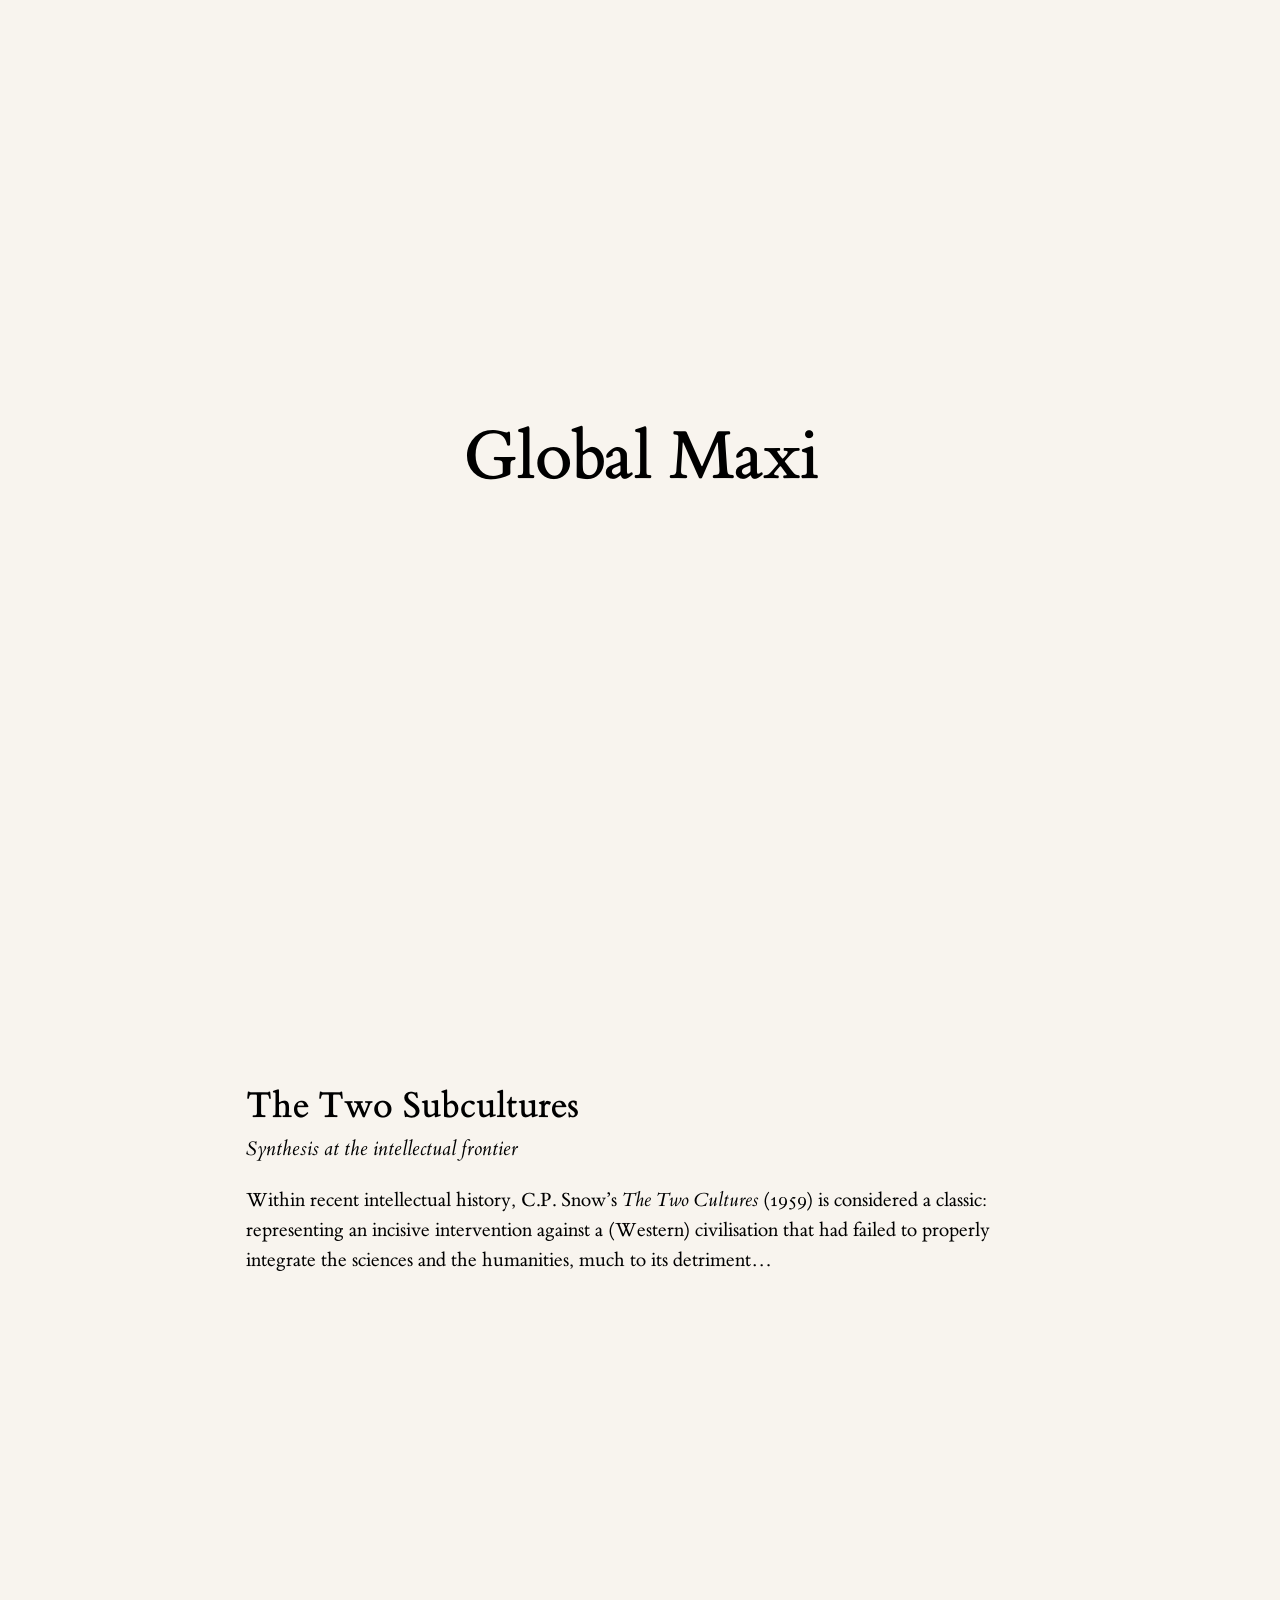
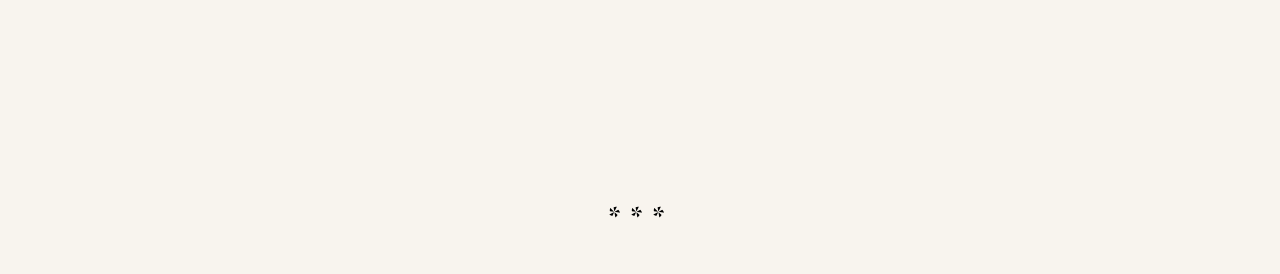
<file: index.html>
<!DOCTYPE html>
<html lang="en">
<head>
  <meta charset="UTF-8">
  <meta name="viewport" content="width=device-width, initial-scale=1.0">
  <link id="favicon-ico" rel="icon" href="favicon/favicon-light.ico" sizes="any">
  <link id="favicon-32" rel="icon" type="image/png" sizes="32x32" href="favicon/favicon-32-light.png">
  <link id="favicon-192" rel="icon" type="image/png" sizes="192x192" href="favicon/favicon-192-light.png">
  <link id="favicon-apple" rel="apple-touch-icon" href="favicon/apple-touch-icon-light.png">
  <script>
    (function () {
      try {
        if ('scrollRestoration' in history) {
          history.scrollRestoration = 'manual';
        }
        window.scrollTo(0, 0);
      } catch (e) {}
      try {
        var t = localStorage.getItem('theme');
        if (t === 'dark') {
          document.documentElement.setAttribute('data-theme', t);
          var suffix = 'dark';
          document.getElementById('favicon-ico').href = 'favicon/favicon-' + suffix + '.ico';
          document.getElementById('favicon-32').href = 'favicon/favicon-32-' + suffix + '.png';
          document.getElementById('favicon-192').href = 'favicon/favicon-192-' + suffix + '.png';
          document.getElementById('favicon-apple').href = 'favicon/apple-touch-icon-' + suffix + '.png';
        }
      } catch (e) {}
    })();
  </script>
  <title>Library — Global Maxima</title>
  <link rel="preconnect" href="https://fonts.googleapis.com">
  <link rel="preconnect" href="https://fonts.gstatic.com" crossorigin>
  <link href="https://fonts.googleapis.com/css2?family=Cormorant+Garamond:wght@700&display=swap" rel="stylesheet" media="print" onload="this.media='all'">
  <noscript><link href="https://fonts.googleapis.com/css2?family=Cormorant+Garamond:wght@700&display=swap" rel="stylesheet"></noscript>
  <style>
    @font-face {
      font-family: 'ET Bembo';
      src: url('fonts/ETBembo-RomanOSF.woff2') format('woff2');
      font-weight: 400;
      font-style: normal;
      font-display: swap;
    }

    @font-face {
      font-family: 'ET Bembo';
      src: url('fonts/ETBembo-SemiBoldOSF.woff2') format('woff2');
      font-weight: 600;
      font-style: normal;
      font-display: swap;
    }

    @font-face {
      font-family: 'ET Bembo';
      src: url('fonts/ETBembo-DisplayItalic.woff2') format('woff2');
      font-weight: 400;
      font-style: italic;
      font-display: swap;
    }

    :root {
      --canvas-bg: #f8f4ee;
      --canvas-ink: #000000;
      --canvas-accent: #000000;
      --canvas-track-tint: rgba(0, 0, 0, 0.08);
      --selection-bg: rgba(186, 220, 240, 0.45);
      --rule: #e4ddd3;
      --edge-margin: 40px;
      --serif: 'ET Bembo', Bembo, 'Times New Roman', Georgia, serif;
    }

    html[data-theme="sepia"] {
      --canvas-bg: #f8f4ee;
      --canvas-ink: #000000;
      --canvas-accent: #8a6d42;
      --canvas-track-tint: rgba(0, 0, 0, 0.08);
      --selection-bg: rgba(214, 196, 160, 0.4);
      --rule: #e4ddd3;
    }

    html[data-theme="midnight"] {
      --canvas-bg: #000000;
      --canvas-ink: #ffffff;
      --canvas-accent: #9fb0d9;
      --canvas-track-tint: rgba(255, 255, 255, 0.15);
      --selection-bg: rgba(180, 205, 235, 0.35);
      --rule: #232c4c;
    }

    html[data-theme="dark"] {
      --canvas-bg: #000000;
      --canvas-ink: #ffffff;
      --canvas-accent: #ffffff;
      --canvas-track-tint: rgba(255, 255, 255, 0.15);
      --selection-bg: rgba(180, 205, 235, 0.35);
      --rule: #232c4c;
    }

    * {
      box-sizing: border-box;
    }

    ::selection {
      background: var(--selection-bg);
      color: var(--canvas-ink);
    }

    ::-moz-selection {
      background: var(--selection-bg);
      color: var(--canvas-ink);
    }

    .click-ripple {
      position: fixed;
      left: 0;
      top: 0;
      width: 16px;
      height: 16px;
      margin-left: -8px;
      margin-top: -8px;
      border-radius: 50%;
      border: 1.5px solid currentColor;
      pointer-events: none;
      z-index: 9999;
      opacity: 0.55;
      transform: scale(0.3);
      animation: click-ripple-anim 0.4s ease-out forwards;
    }

    @keyframes click-ripple-anim {
      to {
        transform: scale(4);
        opacity: 0;
      }
    }

    html {
      background: var(--canvas-bg);
      scroll-behavior: smooth;
      scrollbar-width: none;
    }

    html::-webkit-scrollbar {
      display: none;
    }

    body {
      position: relative;
      margin: 0;
      min-height: 100vh;
      background: var(--canvas-bg);
      font-family: var(--serif);
      color: var(--canvas-ink);
      -webkit-font-smoothing: antialiased;
      opacity: 0;
      transition: background-color 0.25s ease, opacity 0.8s cubic-bezier(0.4, 0, 0.2, 1);
    }

    body.page-visible {
      opacity: 1;
      transition: background-color 0.25s ease, opacity 0.6s cubic-bezier(0.4, 0, 0.2, 1);
    }

    .page {
      display: flex;
      flex-direction: column;
      min-height: 100vh;
      background: var(--canvas-bg);
      transition: background-color 0.25s ease;
    }

    .theme-toggle {
      position: fixed;
      top: 40px;
      right: var(--edge-margin);
      z-index: 50;
      display: flex;
      align-items: center;
      justify-content: center;
      background: none;
      border: none;
      padding: 0;
      cursor: pointer;
      color: var(--canvas-ink);
      opacity: 0;
      transition: opacity 0.9s ease;
    }

    .theme-toggle.visible {
      opacity: 1;
    }

    .theme-toggle:hover {
      color: var(--canvas-accent);
    }

    .theme-toggle svg {
      width: 20px;
      height: 20px;
    }

    .substack-link {
      position: fixed;
      top: 40px;
      right: calc(var(--edge-margin) + 40px);
      z-index: 50;
      display: flex;
      align-items: center;
      justify-content: center;
      height: 20px;
      color: var(--canvas-ink);
      opacity: 0;
      transition: opacity 0.9s ease, color 0.2s ease;
    }

    .substack-link.visible {
      opacity: 1;
    }

    .substack-link:hover {
      color: var(--canvas-accent);
    }

    .substack-link svg {
      width: 16px;
      height: 16px;
    }

    .theme-toggle .icon-moon,
    .theme-toggle .icon-moon-star,
    .theme-toggle .icon-sun-cloud {
      display: none;
    }

    html[data-theme="sepia"] .theme-toggle .icon-sun {
      display: none;
    }

    html[data-theme="sepia"] .theme-toggle .icon-sun-cloud {
      display: block;
    }

    html[data-theme="midnight"] .theme-toggle .icon-sun {
      display: none;
    }

    html[data-theme="midnight"] .theme-toggle .icon-moon-star {
      display: block;
    }

    html[data-theme="dark"] .theme-toggle .icon-sun {
      display: none;
    }

    html[data-theme="dark"] .theme-toggle .icon-moon {
      display: block;
    }

    .scroll-progress-track {
      position: fixed;
      top: 100px;
      right: 0;
      width: 8px;
      height: calc(100vh - 100px);
      border-radius: 0;
      background: var(--canvas-track-tint);
      z-index: 40;
      opacity: 0;
      transition: opacity 0.3s ease;
    }

    .scroll-progress-fill {
      position: fixed;
      top: 100px;
      right: 0;
      width: 8px;
      height: 0px;
      border-radius: 0;
      background: var(--canvas-accent);
      z-index: 41;
      opacity: 0;
      transition: opacity 0.3s ease;
    }

    body.past-frame .scroll-progress-track,
    body.past-frame .scroll-progress-fill {
      opacity: 1;
    }

    .scroll-top-btn {
      position: fixed;
      bottom: 30px;
      right: var(--edge-margin);
      width: 34px;
      height: 34px;
      display: flex;
      align-items: center;
      justify-content: center;
      background: none;
      border: none;
      padding: 0;
      cursor: pointer;
      opacity: 0;
      pointer-events: none;
      transition: opacity 0.3s ease;
      z-index: 42;
      color: var(--canvas-accent);
    }

    .scroll-top-btn.visible {
      opacity: 1;
      pointer-events: auto;
    }

    .scroll-top-btn:hover {
      color: var(--canvas-ink);
    }

    .scroll-top-btn svg {
      width: 18px;
      height: 18px;
    }

    .library-grid {
      max-width: 1120px;
      margin: 0 auto;
      padding: 120px 40px 100px;
      min-height: 100vh;
    }

    .hero {
      min-height: 100vh;
      display: flex;
      align-items: center;
      justify-content: center;
      position: relative;
      padding: 40px var(--edge-margin);
    }

    .brand {
      display: flex;
      flex-direction: column;
      align-items: center;
      text-align: center;
      max-width: 860px;
      width: 100%;
    }

    .site-title {
      font-family: var(--serif);
      font-size: 72px;
      letter-spacing: -0.02em;
      color: var(--canvas-ink);
      text-decoration: none;
      font-weight: 800;
      white-space: nowrap;
      margin-top: 28px;
      margin-bottom: 14px;
    }

    .site-title:hover {
      color: var(--canvas-accent);
    }

    .site-quote,
    .site-description {
      opacity: 0;
      transition: opacity 1.1s ease;
    }

    .site-quote.visible,
    .site-description.visible {
      opacity: 1;
    }

    .site-quote {
      font-family: var(--serif);
      font-style: italic;
      font-size: 26px;
      color: var(--canvas-accent);
    }

    .site-description {
      font-family: var(--serif);
      font-size: 25px;
      line-height: 1.4;
      color: var(--canvas-ink);
      margin: 0;
    }

    .site-credit {
      position: fixed;
      left: var(--edge-margin);
      z-index: 50;
      font-family: var(--serif);
      font-size: 20px;
      color: var(--canvas-ink);
      text-decoration: none;
      border-bottom: 1px solid transparent;
      opacity: 0;
      transition: opacity 0.9s ease;
    }

    .site-credit:hover {
      border-bottom-color: var(--canvas-ink);
    }

    .site-credit-top {
      top: 40px;
    }

    .site-credit-bottom {
      bottom: 30px;
    }

    .site-credit-top.visible {
      opacity: 1;
    }

    body.past-frame .site-credit-top.visible {
      opacity: 0;
    }

    body.past-frame .site-credit-bottom.visible {
      opacity: 1;
    }

    .scroll-down-btn {
      position: absolute;
      bottom: 90px;
      top: auto;
      left: 50%;
      transform: translateX(-50%);
      width: 34px;
      height: 34px;
      display: flex;
      align-items: center;
      justify-content: center;
      background: none;
      border: none;
      padding: 0;
      cursor: pointer;
      color: var(--canvas-accent);
      opacity: 0;
      transition: opacity 0.9s ease;
    }

    .scroll-down-btn.visible {
      opacity: 1;
      animation: scroll-down-bob 1.8s ease-in-out infinite;
    }

    @keyframes scroll-down-bob {
      0%, 100% {
        transform: translateX(-50%) translateY(0);
      }
      50% {
        transform: translateX(-50%) translateY(6px);
      }
    }

    .scroll-down-btn:hover {
      color: var(--canvas-ink);
    }

    .scroll-down-btn svg {
      width: 18px;
      height: 18px;
      transform: rotate(180deg);
    }

    .article-grid {
      display: flex;
      flex-direction: column;
      align-items: center;
    }

    .article-card {
      position: relative;
      display: flex;
      flex-direction: column;
      text-decoration: none;
      color: inherit;
      width: 100%;
      max-width: 860px;
      padding: 64px 16px 64px 36px;
    }

    .article-card::before {
      content: '';
      position: absolute;
      left: 0;
      top: 64px;
      bottom: 64px;
      width: 3px;
      background: var(--canvas-accent);
      opacity: 0;
      transition: opacity 0.2s ease;
    }

    .article-card:hover::before {
      opacity: 1;
    }

    .card-title {
      font-family: var(--serif);
      font-weight: 600;
      font-size: 38px;
      line-height: 1.15;
      color: var(--canvas-ink);
      margin: 0 0 8px;
    }

    .card-subtitle {
      font-family: var(--serif);
      font-style: italic;
      font-size: 21px;
      color: var(--canvas-accent);
      margin: 0 0 24px;
    }

    .card-desc {
      font-family: var(--serif);
      font-size: 20px;
      line-height: 1.5;
      color: var(--canvas-ink);
      margin: 0;
    }

    .dinkus {
      font-family: 'Cormorant Garamond', var(--serif);
      text-align: center;
      font-weight: 700;
      font-size: 28px;
      letter-spacing: 0.25em;
      color: var(--canvas-accent);
      margin: auto 0 0;
      padding: 0 0 40px;
    }

    @media (max-width: 900px) {
      :root {
        --edge-margin: 24px;
      }

      .theme-toggle,
      .substack-link {
        top: 24px;
      }

      .site-credit-top {
        top: 24px;
      }

      .scroll-progress-track,
      .scroll-progress-fill {
        top: 80px;
      }

      .scroll-progress-track {
        height: calc(100vh - 80px);
      }

      .site-title {
        font-size: 54px;
      }

      .site-quote {
        font-size: 21px;
      }

      .site-description {
        font-size: 20px;
      }

      .library-grid {
        padding: 100px 24px 80px;
      }

      .article-card {
        padding: 48px 8px 48px 24px;
      }

      .article-card::before {
        top: 48px;
        bottom: 48px;
      }
    }

    @media (max-width: 480px) {
      .site-title {
        font-size: 46px;
      }

      .site-quote {
        font-size: 19px;
      }
    }
  </style>
</head>
<body>
  <div class="page">
    <a class="substack-link" href="https://globalmaximum.substack.com/" target="_blank" rel="noopener" aria-label="Substack">
      <svg viewBox="0 0 24 24" fill="currentColor" aria-hidden="true">
        <path d="M22.54 8.24H1.46V5.41h21.08v2.83zM1.46 10.81V24L12 18.11 22.54 24V10.81H1.46zM22.54 0H1.46v2.84h21.08V0z"/>
      </svg>
    </a>
    <button class="theme-toggle" type="button" aria-label="Toggle theme">
      <svg class="icon-sun" viewBox="0 0 24 24" fill="none" stroke="currentColor" stroke-width="1.6" stroke-linecap="round">
        <circle cx="12" cy="12" r="4.5"/>
        <line x1="12" y1="2" x2="12" y2="5"/>
        <line x1="12" y1="19" x2="12" y2="22"/>
        <line x1="2" y1="12" x2="5" y2="12"/>
        <line x1="19" y1="12" x2="22" y2="12"/>
        <line x1="4.5" y1="4.5" x2="6.5" y2="6.5"/>
        <line x1="17.5" y1="17.5" x2="19.5" y2="19.5"/>
        <line x1="4.5" y1="19.5" x2="6.5" y2="17.5"/>
        <line x1="17.5" y1="6.5" x2="19.5" y2="4.5"/>
      </svg>
      <svg class="icon-moon" viewBox="0 0 24 24" fill="none" stroke="currentColor" stroke-width="1.6" stroke-linecap="round" stroke-linejoin="round">
        <path d="M20 14.5A8.5 8.5 0 1 1 9.5 4a6.5 6.5 0 0 0 10.5 10.5Z"/>
      </svg>
      <svg class="icon-moon-star" viewBox="0 0 24 24" fill="none" stroke="currentColor" stroke-width="1.6" stroke-linecap="round" stroke-linejoin="round">
        <path d="M20 14.5A8.5 8.5 0 1 1 9.5 4a6.5 6.5 0 0 0 10.5 10.5Z"/>
        <path d="M5 1.2l0.9 2.3 2.3 0.9-2.3 0.9-0.9 2.3-0.9-2.3-2.3-0.9 2.3-0.9z" fill="currentColor" stroke="none"/>
      </svg>
      <svg class="icon-sun-cloud" viewBox="0 0 24 24" fill="none" stroke="currentColor" stroke-width="1.5" stroke-linecap="round" stroke-linejoin="round">
        <circle cx="8.5" cy="8" r="3"/>
        <line x1="8.5" y1="1.5" x2="8.5" y2="3.2"/>
        <line x1="3.3" y1="3.3" x2="4.5" y2="4.5"/>
        <line x1="2" y1="8" x2="3.7" y2="8"/>
        <line x1="13.7" y1="3.3" x2="12.5" y2="4.5"/>
        <path d="M17.5 19H9a7 7 0 1 1 6.71-9h.79a4.5 4.5 0 1 1 0 9z" fill="var(--canvas-bg)"/>
      </svg>
    </button>

    <div class="scroll-progress-track"></div>
    <div class="scroll-progress-fill"></div>

    <button class="scroll-top-btn" type="button" aria-label="Scroll to top">
      <svg viewBox="0 0 26 26" fill="none" stroke="currentColor" stroke-width="1.7">
        <polygon points="3,23 13,16.5 23,23 13,3"/>
        <line x1="13" y1="16.5" x2="13" y2="3"/>
      </svg>
    </button>

    <section class="hero">
      <div class="brand">
        <span class="site-quote">&ldquo;&nbsp;We live in the interregnum between worlds, between paradigms&rdquo;</span>
        <a class="site-title" href="./"><span class="hero-title-text"></span></a>
        <p class="site-description">A collection of writings on civilisation, AI and the metacrisis.</p>
      </div>

      <a class="site-credit site-credit-top" href="https://maxramsahoye.github.io/max/" target="_blank" rel="noopener">Max Ramsahoye</a>

      <button class="scroll-down-btn" type="button" aria-label="Scroll to articles">
        <svg viewBox="0 0 26 26" fill="none" stroke="currentColor" stroke-width="1.7">
          <polygon points="3,23 13,16.5 23,23 13,3"/>
          <line x1="13" y1="16.5" x2="13" y2="3"/>
        </svg>
      </button>
    </section>

    <a class="site-credit site-credit-bottom" href="https://maxramsahoye.github.io/max/" target="_blank" rel="noopener">Max Ramsahoye</a>

    <div class="library-grid">
      <div class="article-grid">
        <a class="article-card" href="the-two-subcultures/">
          <h2 class="card-title">The Two Subcultures</h2>
          <p class="card-subtitle">Synthesis at the intellectual frontier</p>
          <p class="card-desc">Within recent intellectual history, C.P. Snow&rsquo;s <em>The Two Cultures</em> (1959) is considered a classic: representing an incisive intervention against a (Western) civilisation that had failed to properly integrate the sciences and the humanities, much to its detriment&hellip;</p>
        </a>
      </div>
    </div>

    <p class="dinkus">***</p>
  </div>

  <script>
    (function () {
      requestAnimationFrame(function () {
        document.body.classList.add('page-visible');
      });

      window.addEventListener('pageshow', function (e) {
        if (e.persisted) {
          document.body.classList.add('page-visible');
        }
      });

      (function () {
        var titleText = document.querySelector('.hero-title-text');
        var quote = document.querySelector('.site-quote');
        var desc = document.querySelector('.site-description');
        var themeToggleEl = document.querySelector('.theme-toggle');
        var substackLinkEl = document.querySelector('.substack-link');
        var scrollDownBtn = document.querySelector('.scroll-down-btn');
        var siteCredits = document.querySelectorAll('.site-credit');

        var isReload = false;
        try {
          var navEntries = performance.getEntriesByType('navigation');
          if (navEntries && navEntries.length) {
            isReload = navEntries[0].type === 'reload';
          } else if (performance.navigation) {
            isReload = performance.navigation.type === 1;
          }
        } catch (e) {}

        var cameFromThisSite = false;
        try {
          cameFromThisSite = document.referrer && new URL(document.referrer).origin === location.origin;
        } catch (e) {}

        var shouldAnimate = !cameFromThisSite || isReload;

        if (!shouldAnimate) {
          titleText.textContent = 'Global Maxima';
          quote.classList.add('visible');
          desc.classList.add('visible');
          themeToggleEl.classList.add('visible');
          substackLinkEl.classList.add('visible');
          scrollDownBtn.classList.add('visible');
          siteCredits.forEach(function (el) { el.classList.add('visible'); });
          return;
        }

        var fullText = 'Global Maxima';
        var i = 0;

        function typeNext() {
          if (i <= fullText.length) {
            titleText.textContent = fullText.slice(0, i);
            i++;
            setTimeout(typeNext, 140);
          } else {
            setTimeout(function () {
              quote.classList.add('visible');
              desc.classList.add('visible');
            }, 900);
            setTimeout(function () {
              themeToggleEl.classList.add('visible');
              substackLinkEl.classList.add('visible');
              scrollDownBtn.classList.add('visible');
              siteCredits.forEach(function (el) { el.classList.add('visible'); });
            }, 1800);
          }
        }

        typeNext();
      })();

      document.addEventListener('click', function (e) {
        if (e.defaultPrevented || e.button !== 0) return;
        if (e.metaKey || e.ctrlKey || e.shiftKey || e.altKey) return;
        var link = e.target.closest('a');
        if (!link || (link.target && link.target !== '_self')) return;
        var url;
        try { url = new URL(link.href, location.href); } catch (err) { return; }
        if (url.origin !== location.origin) return;
        if (url.pathname === location.pathname && url.hash) return;
        e.preventDefault();
        document.body.classList.remove('page-visible');
        setTimeout(function () {
          location.href = link.href;
        }, 800);
      });

      var track = document.querySelector('.scroll-progress-track');
      var fill = document.querySelector('.scroll-progress-fill');
      var btn = document.querySelector('.scroll-top-btn');
      var libraryGrid = document.querySelector('.library-grid');
      var scrollDownBtn = document.querySelector('.scroll-down-btn');
      var reachedEnd = false;

      function update() {
        var doc = document.documentElement;
        var scrollTop = doc.scrollTop || document.body.scrollTop;
        var scrollable = doc.scrollHeight - doc.clientHeight;
        var CANVAS_TOP = libraryGrid.offsetTop;
        var canvasScrollable = scrollable - CANVAS_TOP;
        var pct = canvasScrollable > 0 ? Math.min(100, Math.max(0, ((scrollTop - CANVAS_TOP) / canvasScrollable) * 100)) : 0;
        if (canvasScrollable > 0 && scrollTop >= scrollable - 1) {
          pct = 100;
        }

        var topInset = Math.max(0, CANVAS_TOP - scrollTop);
        var trackHeight = window.innerHeight - topInset;

        track.style.top = topInset + 'px';
        track.style.height = trackHeight + 'px';
        fill.style.top = topInset + 'px';
        fill.style.height = (pct / 100 * trackHeight) + 'px';

        if (pct >= 100 && !reachedEnd) {
          reachedEnd = true;
          playCompletionSound();
        } else if (pct < 100 && reachedEnd) {
          reachedEnd = false;
        }

        var downArrowPassed = scrollDownBtn ? scrollDownBtn.getBoundingClientRect().bottom < 0 : pct > 20;
        btn.classList.toggle('visible', downArrowPassed);
        document.body.classList.toggle('past-frame', scrollTop > CANVAS_TOP);
      }

      window.addEventListener('scroll', update, { passive: true });
      window.addEventListener('resize', update);
      update();

      var SCROLL_DURATION = 900;

      function easeInOutQuad(t) {
        return t < 0.5 ? 2 * t * t : -1 + (4 - 2 * t) * t;
      }

      function animateScrollTo(targetY, duration) {
        var startY = window.scrollY;
        var distance = targetY - startY;
        var startTime = null;

        function step(timestamp) {
          if (startTime === null) startTime = timestamp;
          var progress = Math.min((timestamp - startTime) / duration, 1);
          window.scrollTo({ top: startY + distance * easeInOutQuad(progress), behavior: 'instant' });
          if (progress < 1) requestAnimationFrame(step);
        }

        requestAnimationFrame(step);
      }

      function scrollToTop() {
        animateScrollTo(0, SCROLL_DURATION);
      }

      btn.addEventListener('click', scrollToTop);

      function scrollToLibrary() {
        setTimeout(function () {
          animateScrollTo(libraryGrid.offsetTop, SCROLL_DURATION);
        }, 300);
      }

      if (scrollDownBtn && libraryGrid) {
        scrollDownBtn.addEventListener('click', function (e) {
          e.stopPropagation();
          playPianoClick();
          var rect = scrollDownBtn.getBoundingClientRect();
          spawnRipple(rect.left + rect.width / 2, rect.top + rect.height / 2, getComputedStyle(scrollDownBtn).color);
          scrollToLibrary();
        });
      }

      var hero = document.querySelector('.hero');
      var siteDescription = document.querySelector('.site-description');

      function positionScrollDownBtn() {
        if (!hero || !siteDescription || !scrollDownBtn) return;
        var heroRect = hero.getBoundingClientRect();
        var descBottom = siteDescription.getBoundingClientRect().bottom - heroRect.top;
        var twoThirdsPoint = descBottom + (heroRect.height - descBottom) * (2 / 3);
        scrollDownBtn.style.top = (twoThirdsPoint - scrollDownBtn.offsetHeight / 2) + 'px';
        scrollDownBtn.style.bottom = 'auto';
      }

      positionScrollDownBtn();
      window.addEventListener('resize', positionScrollDownBtn);
      if (document.fonts && document.fonts.ready) {
        document.fonts.ready.then(function () {
          requestAnimationFrame(function () {
            requestAnimationFrame(positionScrollDownBtn);
          });
        });
      }
      setTimeout(positionScrollDownBtn, 1000);

      document.addEventListener('keydown', function (e) {
        if (e.key !== 'Backspace') return;
        var tag = document.activeElement && document.activeElement.tagName;
        if (tag === 'INPUT' || tag === 'TEXTAREA' || (document.activeElement && document.activeElement.isContentEditable)) return;
        e.preventDefault();
        playPianoClick();
        scrollToTop();
      });

      document.addEventListener('keydown', function (e) {
        if (e.key !== 'Enter') return;
        var tag = document.activeElement && document.activeElement.tagName;
        if (tag === 'INPUT' || tag === 'TEXTAREA' || tag === 'BUTTON' || tag === 'A' || (document.activeElement && document.activeElement.isContentEditable)) return;
        e.preventDefault();
        playPianoClick();
        scrollToLibrary();
      });

      var themeToggle = document.querySelector('.theme-toggle');
      var root = document.documentElement;
      var THEMES = ['light', 'dark'];

      function setFavicons(isDark) {
        var suffix = isDark ? 'dark' : 'light';
        document.getElementById('favicon-ico').href = 'favicon/favicon-' + suffix + '.ico';
        document.getElementById('favicon-32').href = 'favicon/favicon-32-' + suffix + '.png';
        document.getElementById('favicon-192').href = 'favicon/favicon-192-' + suffix + '.png';
        document.getElementById('favicon-apple').href = 'favicon/apple-touch-icon-' + suffix + '.png';
      }

      function currentTheme() {
        var stored;
        try { stored = localStorage.getItem('theme'); } catch (e) {}
        return THEMES.indexOf(stored) !== -1 ? stored : 'light';
      }

      function applyTheme(theme) {
        if (theme === 'light') {
          root.removeAttribute('data-theme');
        } else {
          root.setAttribute('data-theme', theme);
        }
        setFavicons(theme === 'dark');
        try { localStorage.setItem('theme', theme); } catch (e) {}
      }

      function toggleTheme() {
        var next = THEMES[(THEMES.indexOf(currentTheme()) + 1) % THEMES.length];
        applyTheme(next);
        playThemeSound(next === 'dark');
      }

      themeToggle.addEventListener('click', toggleTheme);

      document.addEventListener('keydown', function (e) {
        if (e.key !== 't' && e.key !== 'T') return;
        if (e.metaKey || e.ctrlKey || e.altKey) return;
        var tag = document.activeElement && document.activeElement.tagName;
        if (tag === 'INPUT' || tag === 'TEXTAREA' || (document.activeElement && document.activeElement.isContentEditable)) return;
        toggleTheme();
      });

      var audioCtx = null;
      var pianoNotes = [261.63, 293.66, 329.63, 392.00, 440.00, 523.25];

      function playPianoClick() {
        try {
          if (!audioCtx) {
            var AC = window.AudioContext || window.webkitAudioContext;
            if (!AC) return;
            audioCtx = new AC();
          }
          if (audioCtx.state === 'suspended') { audioCtx.resume(); }
          var freq = pianoNotes[Math.floor(Math.random() * pianoNotes.length)];
          var now = audioCtx.currentTime;

          var osc = audioCtx.createOscillator();
          osc.type = 'sine';
          osc.frequency.value = freq;

          var osc2 = audioCtx.createOscillator();
          osc2.type = 'sine';
          osc2.frequency.value = freq * 2;

          var gain = audioCtx.createGain();
          gain.gain.setValueAtTime(0, now);
          gain.gain.linearRampToValueAtTime(0.1, now + 0.006);
          gain.gain.exponentialRampToValueAtTime(0.0001, now + 0.45);

          var gain2 = audioCtx.createGain();
          gain2.gain.setValueAtTime(0, now);
          gain2.gain.linearRampToValueAtTime(0.025, now + 0.006);
          gain2.gain.exponentialRampToValueAtTime(0.0001, now + 0.38);

          osc.connect(gain).connect(audioCtx.destination);
          osc2.connect(gain2).connect(audioCtx.destination);

          osc.start(now);
          osc.stop(now + 0.45);
          osc2.start(now);
          osc2.stop(now + 0.38);
        } catch (e) {}
      }

      document.addEventListener('click', function (e) {
        if (e.target.closest('.theme-toggle')) return;
        playPianoClick();
      });

      function playThemeSound(toDark) {
        try {
          if (!audioCtx) {
            var AC = window.AudioContext || window.webkitAudioContext;
            if (!AC) return;
            audioCtx = new AC();
          }
          if (audioCtx.state === 'suspended') { audioCtx.resume(); }
          var notes = toDark ? [392.00, 329.63, 261.63] : [261.63, 329.63, 392.00];
          var start = audioCtx.currentTime;

          notes.forEach(function (freq, i) {
            var now = start + i * 0.17;
            [[freq, 0.05, 2.2], [freq * 2, 0.008, 1.2]].forEach(function (partial) {
              var osc = audioCtx.createOscillator();
              osc.type = 'sine';
              osc.frequency.value = partial[0];
              var gain = audioCtx.createGain();
              gain.gain.setValueAtTime(0, now);
              gain.gain.linearRampToValueAtTime(partial[1], now + 0.03);
              gain.gain.exponentialRampToValueAtTime(0.0001, now + partial[2]);
              osc.connect(gain).connect(audioCtx.destination);
              osc.start(now);
              osc.stop(now + partial[2]);
            });
          });
        } catch (e) {}
      }

      function playCompletionSound() {
        try {
          if (!audioCtx) {
            var AC = window.AudioContext || window.webkitAudioContext;
            if (!AC) return;
            audioCtx = new AC();
          }
          if (audioCtx.state === 'suspended') { audioCtx.resume(); }
          var freq = 1046.50;
          var now = audioCtx.currentTime;

          var osc = audioCtx.createOscillator();
          osc.type = 'sine';
          osc.frequency.value = freq;

          var osc2 = audioCtx.createOscillator();
          osc2.type = 'sine';
          osc2.frequency.value = freq * 2;

          var gain = audioCtx.createGain();
          gain.gain.setValueAtTime(0, now);
          gain.gain.linearRampToValueAtTime(0.08, now + 0.004);
          gain.gain.exponentialRampToValueAtTime(0.0001, now + 0.35);

          var gain2 = audioCtx.createGain();
          gain2.gain.setValueAtTime(0, now);
          gain2.gain.linearRampToValueAtTime(0.02, now + 0.004);
          gain2.gain.exponentialRampToValueAtTime(0.0001, now + 0.28);

          osc.connect(gain).connect(audioCtx.destination);
          osc2.connect(gain2).connect(audioCtx.destination);

          osc.start(now);
          osc.stop(now + 0.35);
          osc2.start(now);
          osc2.stop(now + 0.28);
        } catch (e) {}
      }

      function spawnRipple(x, y, color) {
        var ripple = document.createElement('div');
        ripple.className = 'click-ripple';
        ripple.style.left = x + 'px';
        ripple.style.top = y + 'px';
        ripple.style.borderColor = color;
        document.body.appendChild(ripple);
        ripple.addEventListener('animationend', function () {
          ripple.remove();
        });
      }

      document.addEventListener('click', function (e) {
        var iconBtn = e.target.closest('.theme-toggle, .substack-link, .hamburger-btn, .back-arrow, .scroll-top-btn, .scroll-down-btn');
        var x, y;
        if (iconBtn) {
          var rect = iconBtn.getBoundingClientRect();
          x = rect.left + rect.width / 2;
          y = rect.top + rect.height / 2;
        } else {
          x = e.clientX;
          y = e.clientY;
        }
        spawnRipple(x, y, getComputedStyle(e.target).color);
      });
    })();
  </script>
</body>
</html>
</file>
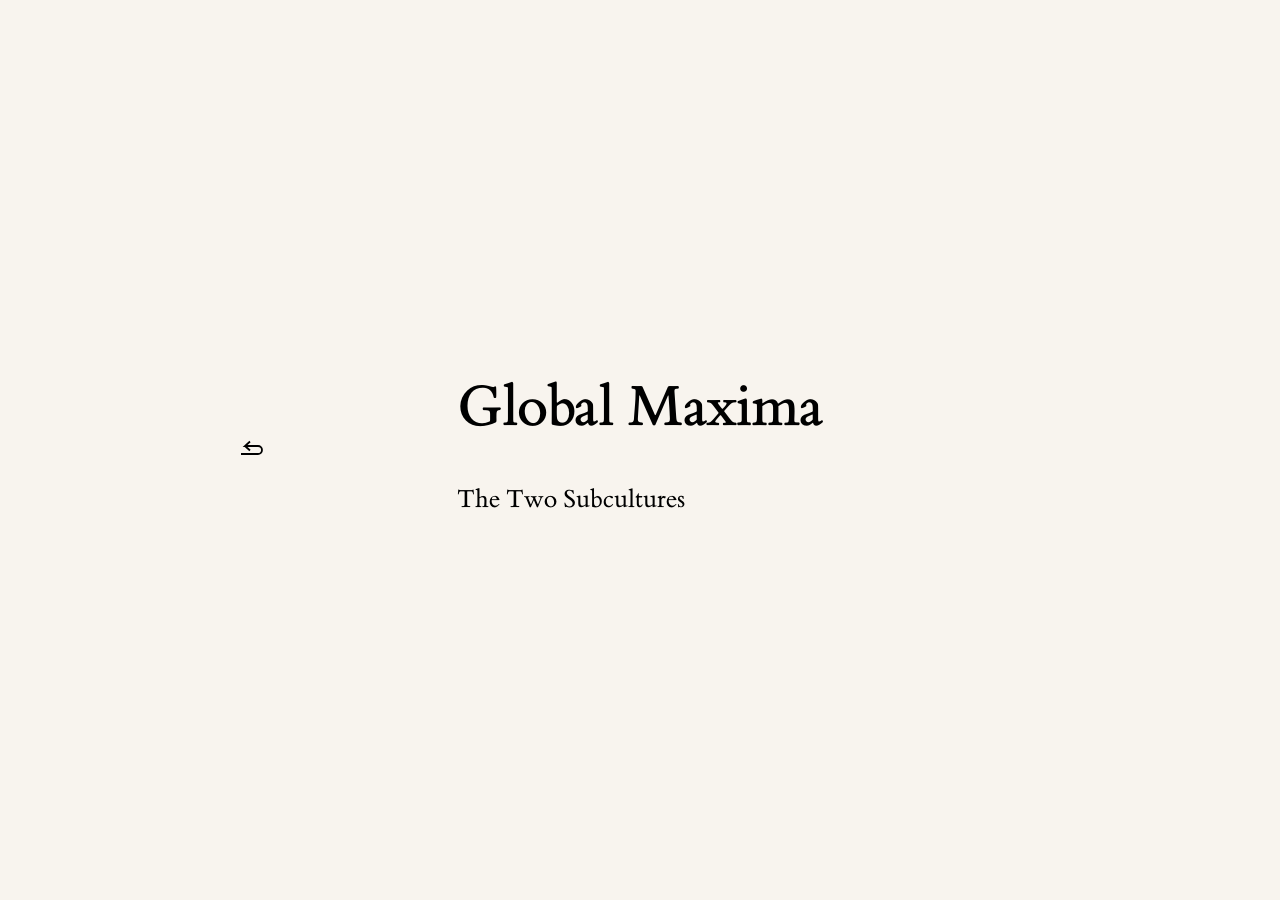
<file: list/index.html>
<!DOCTYPE html>
<html lang="en">
<head>
  <meta charset="UTF-8">
  <meta name="viewport" content="width=device-width, initial-scale=1.0">
  <link id="favicon-ico" rel="icon" href="../favicon/favicon-light.ico" sizes="any">
  <link id="favicon-32" rel="icon" type="image/png" sizes="32x32" href="../favicon/favicon-32-light.png">
  <link id="favicon-192" rel="icon" type="image/png" sizes="192x192" href="../favicon/favicon-192-light.png">
  <link id="favicon-apple" rel="apple-touch-icon" href="../favicon/apple-touch-icon-light.png">
  <script>
    (function () {
      try {
        if (localStorage.getItem('theme') === 'dark') {
          document.documentElement.setAttribute('data-theme', 'dark');
          document.getElementById('favicon-ico').href = '../favicon/favicon-dark.ico';
          document.getElementById('favicon-32').href = '../favicon/favicon-32-dark.png';
          document.getElementById('favicon-192').href = '../favicon/favicon-192-dark.png';
          document.getElementById('favicon-apple').href = '../favicon/apple-touch-icon-dark.png';
        }
      } catch (e) {}
    })();
  </script>
  <title>Contents — Global Maxima</title>
  <style>
    @font-face {
      font-family: 'ET Bembo';
      src: url('../fonts/ETBembo-RomanOSF.woff2') format('woff2');
      font-weight: 400;
      font-style: normal;
      font-display: swap;
    }

    @font-face {
      font-family: 'ET Bembo';
      src: url('../fonts/ETBembo-SemiBoldOSF.woff2') format('woff2');
      font-weight: 600;
      font-style: normal;
      font-display: swap;
    }

    :root {
      --canvas-bg: #f8f4ee;
      --canvas-ink: #000000;
      --canvas-accent: #000000;
      --selection-bg: rgba(186, 220, 240, 0.45);
      --rule: #e4ddd3;
      --serif: 'ET Bembo', Bembo, 'Times New Roman', Georgia, serif;
    }

    html[data-theme="dark"] {
      --canvas-bg: #000000;
      --canvas-ink: #ffffff;
      --canvas-accent: #ffffff;
      --selection-bg: rgba(180, 205, 235, 0.35);
      --rule: #232c4c;
    }

    * {
      box-sizing: border-box;
    }

    ::selection {
      background: var(--selection-bg);
      color: var(--canvas-ink);
    }

    ::-moz-selection {
      background: var(--selection-bg);
      color: var(--canvas-ink);
    }

    .click-ripple {
      position: fixed;
      left: 0;
      top: 0;
      width: 16px;
      height: 16px;
      margin-left: -8px;
      margin-top: -8px;
      border-radius: 50%;
      border: 1.5px solid currentColor;
      pointer-events: none;
      z-index: 9999;
      opacity: 0.55;
      transform: scale(0.3);
      animation: click-ripple-anim 0.4s ease-out forwards;
    }

    @keyframes click-ripple-anim {
      to {
        transform: scale(4);
        opacity: 0;
      }
    }

    html {
      background: var(--canvas-bg);
      scroll-behavior: smooth;
    }

    body {
      margin: 0;
      min-height: 100vh;
      display: flex;
      align-items: center;
      justify-content: center;
      background: var(--canvas-bg);
      font-family: var(--serif);
      color: var(--canvas-ink);
      -webkit-font-smoothing: antialiased;
      opacity: 0;
      transition: background-color 0.25s ease, opacity 0.8s cubic-bezier(0.4, 0, 0.2, 1);
    }

    body.page-visible {
      opacity: 1;
      transition: background-color 0.25s ease, opacity 0.6s cubic-bezier(0.4, 0, 0.2, 1);
    }

    .list-wrap {
      max-width: 640px;
      margin: 0 auto;
      padding: 60px 24px;
    }

    .back-arrow {
      position: fixed;
      top: 50%;
      left: 240px;
      transform: translateY(-50%);
      display: flex;
      align-items: center;
      justify-content: center;
      color: var(--canvas-ink);
      text-decoration: none;
    }

    .back-arrow:hover {
      color: var(--canvas-accent);
    }

    .back-arrow svg {
      width: 26px;
      height: 20px;
    }

    @media (max-width: 1000px) {
      .back-arrow {
        left: 40px;
      }
    }

    .list-heading {
      font-family: var(--serif);
      font-size: 60px;
      font-weight: 800;
      letter-spacing: -0.02em;
      color: var(--canvas-ink);
      text-decoration: none;
      display: inline-block;
      margin: 0 0 24px;
    }

    .list-heading:hover {
      color: var(--canvas-accent);
      text-decoration: underline;
      text-decoration-color: var(--canvas-accent);
      text-decoration-thickness: 1.5px;
      text-underline-offset: 6px;
    }

    .article-list {
      list-style: none;
      margin: 0;
      padding: 0;
    }

    .article-list a {
      display: block;
      padding: 16px 0;
      font-family: var(--serif);
      font-size: 26px;
      color: var(--canvas-ink);
      text-decoration: none;
      transition: color 0.2s ease;
    }

    .article-list a:hover {
      color: var(--canvas-accent);
      text-decoration: underline;
      text-decoration-color: var(--canvas-accent);
      text-decoration-thickness: 1.5px;
      text-underline-offset: 4px;
    }

    @media (max-width: 480px) {
      .list-heading {
        font-size: 40px;
      }

      .article-list a {
        font-size: 21px;
      }
    }
  </style>
</head>
<body>
  <a class="back-arrow" href="../" aria-label="Back">
    <svg viewBox="0 0 26 20" fill="none" stroke="currentColor" stroke-width="1.8" stroke-linecap="butt" stroke-linejoin="miter">
      <path d="M10,1.5 L5,6 L18,6 A4,4 0 0 1 18,14 L1,14"/>
      <path d="M10,10.5 L5,6"/>
    </svg>
  </a>

  <div class="list-wrap">
    <a class="list-heading" href="../">Global Maxima</a>
    <ul class="article-list">
      <li><a href="../the-two-subcultures/">The Two Subcultures</a></li>
    </ul>
  </div>

  <script>
    (function () {
      requestAnimationFrame(function () {
        document.body.classList.add('page-visible');
      });

      window.addEventListener('pageshow', function (e) {
        if (e.persisted) {
          document.body.classList.add('page-visible');
        }
      });

      document.addEventListener('click', function (e) {
        if (e.defaultPrevented || e.button !== 0) return;
        if (e.metaKey || e.ctrlKey || e.shiftKey || e.altKey) return;
        var link = e.target.closest('a');
        if (!link || (link.target && link.target !== '_self')) return;
        var url;
        try { url = new URL(link.href, location.href); } catch (err) { return; }
        if (url.origin !== location.origin) return;
        if (url.pathname === location.pathname && url.hash) return;
        e.preventDefault();
        document.body.classList.remove('page-visible');
        setTimeout(function () {
          location.href = link.href;
        }, 800);
      });

      var backArrow = document.querySelector('.back-arrow');

      function goBack() {
        playPianoClick();
        var rect = backArrow.getBoundingClientRect();
        spawnRipple(rect.left + rect.width / 2, rect.top + rect.height / 2, getComputedStyle(backArrow).color);
        document.body.classList.remove('page-visible');
        setTimeout(function () {
          if (window.history.length > 1) {
            window.history.back();
          } else {
            location.href = backArrow.getAttribute('href');
          }
        }, 800);
      }

      backArrow.addEventListener('click', function (e) {
        e.preventDefault();
        e.stopPropagation();
        goBack();
      });

      document.addEventListener('keydown', function (e) {
        if (e.key !== 'Backspace') return;
        var tag = document.activeElement && document.activeElement.tagName;
        if (tag === 'INPUT' || tag === 'TEXTAREA' || (document.activeElement && document.activeElement.isContentEditable)) return;
        e.preventDefault();
        goBack();
      });

      var root = document.documentElement;
      var THEMES = ['light', 'dark'];

      function setFavicons(isDark) {
        var suffix = isDark ? 'dark' : 'light';
        document.getElementById('favicon-ico').href = '../favicon/favicon-' + suffix + '.ico';
        document.getElementById('favicon-32').href = '../favicon/favicon-32-' + suffix + '.png';
        document.getElementById('favicon-192').href = '../favicon/favicon-192-' + suffix + '.png';
        document.getElementById('favicon-apple').href = '../favicon/apple-touch-icon-' + suffix + '.png';
      }

      function currentTheme() {
        var stored;
        try { stored = localStorage.getItem('theme'); } catch (e) {}
        return THEMES.indexOf(stored) !== -1 ? stored : 'light';
      }

      function applyTheme(theme) {
        if (theme === 'light') {
          root.removeAttribute('data-theme');
        } else {
          root.setAttribute('data-theme', theme);
        }
        setFavicons(theme === 'dark');
        try { localStorage.setItem('theme', theme); } catch (e) {}
      }

      function toggleTheme() {
        var next = THEMES[(THEMES.indexOf(currentTheme()) + 1) % THEMES.length];
        applyTheme(next);
        playThemeSound(next === 'dark');
      }

      document.addEventListener('keydown', function (e) {
        if (e.key !== 't' && e.key !== 'T') return;
        if (e.metaKey || e.ctrlKey || e.altKey) return;
        var tag = document.activeElement && document.activeElement.tagName;
        if (tag === 'INPUT' || tag === 'TEXTAREA' || (document.activeElement && document.activeElement.isContentEditable)) return;
        toggleTheme();
      });

      var audioCtx = null;
      var pianoNotes = [261.63, 293.66, 329.63, 392.00, 440.00, 523.25];

      function playPianoClick() {
        try {
          if (!audioCtx) {
            var AC = window.AudioContext || window.webkitAudioContext;
            if (!AC) return;
            audioCtx = new AC();
          }
          if (audioCtx.state === 'suspended') { audioCtx.resume(); }
          var freq = pianoNotes[Math.floor(Math.random() * pianoNotes.length)];
          var now = audioCtx.currentTime;

          var osc = audioCtx.createOscillator();
          osc.type = 'sine';
          osc.frequency.value = freq;

          var osc2 = audioCtx.createOscillator();
          osc2.type = 'sine';
          osc2.frequency.value = freq * 2;

          var gain = audioCtx.createGain();
          gain.gain.setValueAtTime(0, now);
          gain.gain.linearRampToValueAtTime(0.1, now + 0.006);
          gain.gain.exponentialRampToValueAtTime(0.0001, now + 0.45);

          var gain2 = audioCtx.createGain();
          gain2.gain.setValueAtTime(0, now);
          gain2.gain.linearRampToValueAtTime(0.025, now + 0.006);
          gain2.gain.exponentialRampToValueAtTime(0.0001, now + 0.38);

          osc.connect(gain).connect(audioCtx.destination);
          osc2.connect(gain2).connect(audioCtx.destination);

          osc.start(now);
          osc.stop(now + 0.45);
          osc2.start(now);
          osc2.stop(now + 0.38);
        } catch (e) {}
      }

      document.addEventListener('click', function (e) {
        if (e.target.closest('.theme-toggle')) return;
        playPianoClick();
      });

      function playThemeSound(toDark) {
        try {
          if (!audioCtx) {
            var AC = window.AudioContext || window.webkitAudioContext;
            if (!AC) return;
            audioCtx = new AC();
          }
          if (audioCtx.state === 'suspended') { audioCtx.resume(); }
          var notes = toDark ? [392.00, 329.63, 261.63] : [261.63, 329.63, 392.00];
          var start = audioCtx.currentTime;

          notes.forEach(function (freq, i) {
            var now = start + i * 0.17;
            [[freq, 0.05, 2.2], [freq * 2, 0.008, 1.2]].forEach(function (partial) {
              var osc = audioCtx.createOscillator();
              osc.type = 'sine';
              osc.frequency.value = partial[0];
              var gain = audioCtx.createGain();
              gain.gain.setValueAtTime(0, now);
              gain.gain.linearRampToValueAtTime(partial[1], now + 0.03);
              gain.gain.exponentialRampToValueAtTime(0.0001, now + partial[2]);
              osc.connect(gain).connect(audioCtx.destination);
              osc.start(now);
              osc.stop(now + partial[2]);
            });
          });
        } catch (e) {}
      }

      function spawnRipple(x, y, color) {
        var ripple = document.createElement('div');
        ripple.className = 'click-ripple';
        ripple.style.left = x + 'px';
        ripple.style.top = y + 'px';
        ripple.style.borderColor = color;
        document.body.appendChild(ripple);
        ripple.addEventListener('animationend', function () {
          ripple.remove();
        });
      }

      document.addEventListener('click', function (e) {
        var iconBtn = e.target.closest('.theme-toggle, .hamburger-btn, .back-arrow, .scroll-top-btn, .scroll-down-btn');
        var x, y;
        if (iconBtn) {
          var rect = iconBtn.getBoundingClientRect();
          x = rect.left + rect.width / 2;
          y = rect.top + rect.height / 2;
        } else {
          x = e.clientX;
          y = e.clientY;
        }
        spawnRipple(x, y, getComputedStyle(e.target).color);
      });
    })();
  </script>
</body>
</html>
</file>
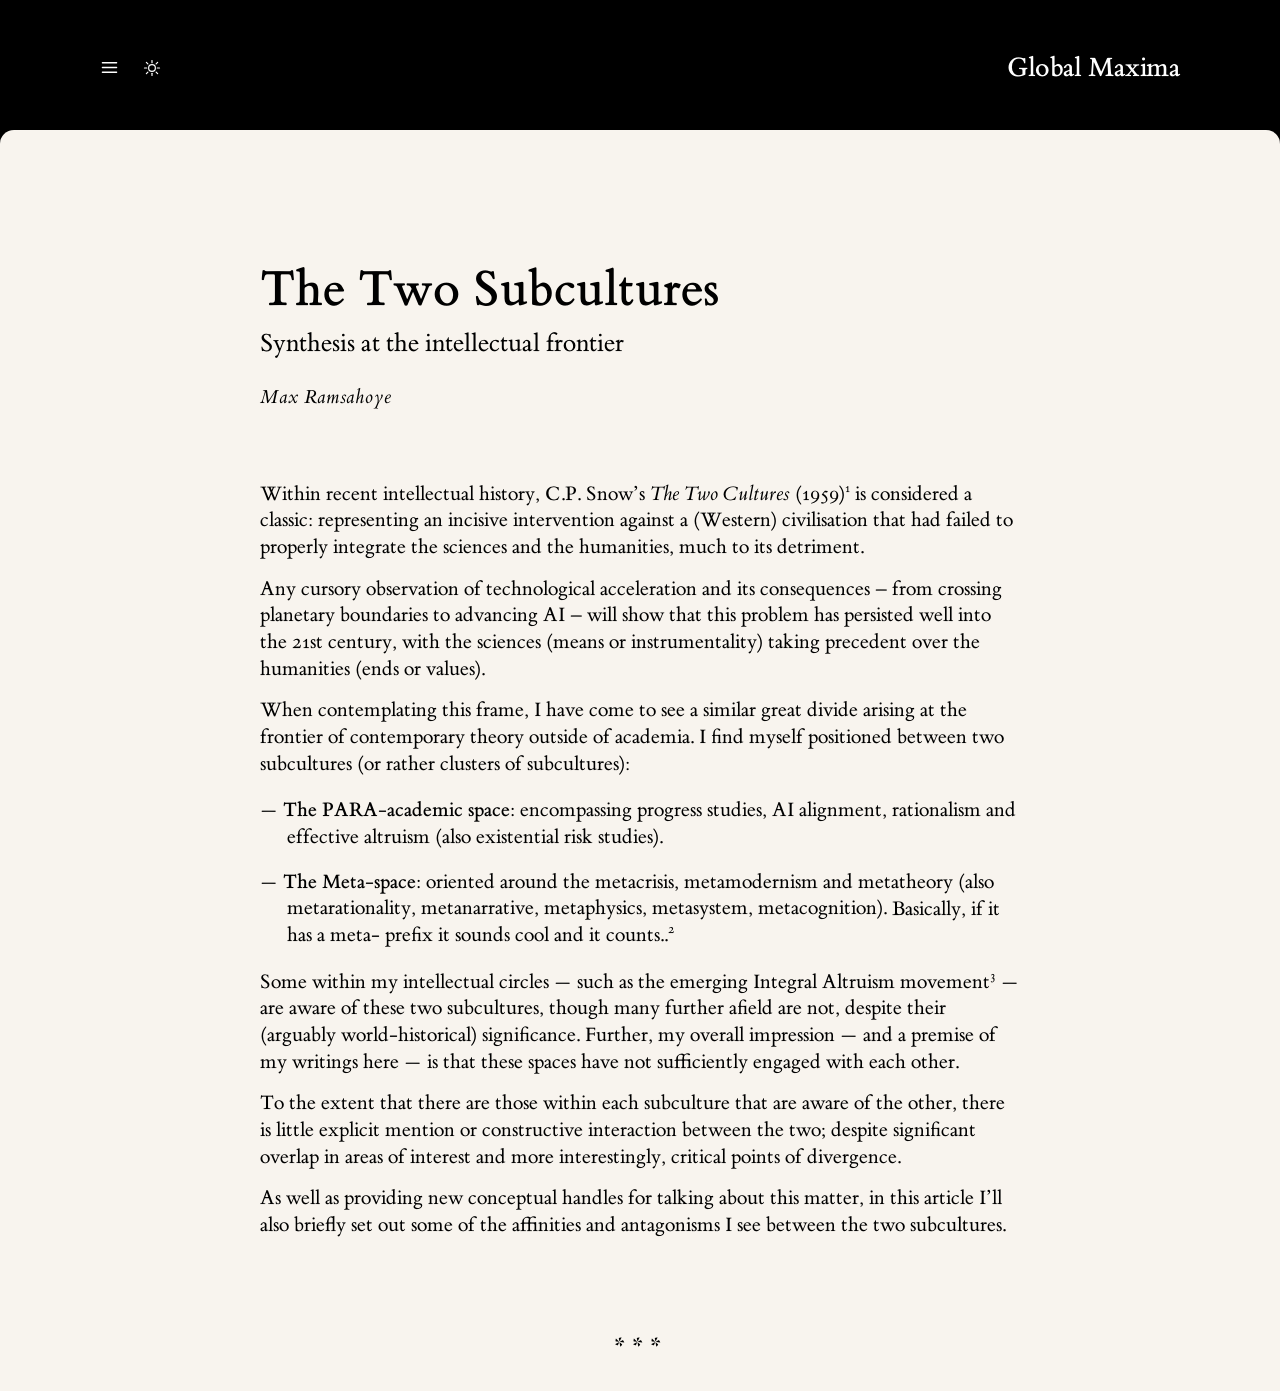
<file: the-two-subcultures/index.html>
<!DOCTYPE html>
<html lang="en">
<head>
  <meta charset="UTF-8">
  <meta name="viewport" content="width=device-width, initial-scale=1.0">
  <link id="favicon-ico" rel="icon" href="../favicon/favicon-light.ico" sizes="any">
  <link id="favicon-32" rel="icon" type="image/png" sizes="32x32" href="../favicon/favicon-32-light.png">
  <link id="favicon-192" rel="icon" type="image/png" sizes="192x192" href="../favicon/favicon-192-light.png">
  <link id="favicon-apple" rel="apple-touch-icon" href="../favicon/apple-touch-icon-light.png">
  <script>
    (function () {
      try {
        if ('scrollRestoration' in history) {
          history.scrollRestoration = 'manual';
        }
        if (!location.hash) window.scrollTo(0, 0);
      } catch (e) {}
      try {
        var t = localStorage.getItem('theme');
        if (t === 'dark') {
          document.documentElement.setAttribute('data-theme', t);
          var suffix = 'dark';
          document.getElementById('favicon-ico').href = '../favicon/favicon-' + suffix + '.ico';
          document.getElementById('favicon-32').href = '../favicon/favicon-32-' + suffix + '.png';
          document.getElementById('favicon-192').href = '../favicon/favicon-192-' + suffix + '.png';
          document.getElementById('favicon-apple').href = '../favicon/apple-touch-icon-' + suffix + '.png';
        }
      } catch (e) {}
    })();
  </script>
  <title>The Two Subcultures — Global Maxima</title>
  <link rel="preconnect" href="https://fonts.googleapis.com">
  <link rel="preconnect" href="https://fonts.gstatic.com" crossorigin>
  <link href="https://fonts.googleapis.com/css2?family=Cormorant+Garamond:wght@700&display=swap" rel="stylesheet" media="print" onload="this.media='all'">
  <noscript><link href="https://fonts.googleapis.com/css2?family=Cormorant+Garamond:wght@700&display=swap" rel="stylesheet"></noscript>
  <style>
    @font-face {
      font-family: 'ET Bembo';
      src: url('../fonts/ETBembo-RomanOSF.woff2') format('woff2');
      font-weight: 400;
      font-style: normal;
      font-display: swap;
    }

    @font-face {
      font-family: 'ET Bembo';
      src: url('../fonts/ETBembo-SemiBoldOSF.woff2') format('woff2');
      font-weight: 600;
      font-style: normal;
      font-display: swap;
    }

    @font-face {
      font-family: 'ET Bembo';
      src: url('../fonts/ETBembo-DisplayItalic.woff2') format('woff2');
      font-weight: 400;
      font-style: italic;
      font-display: swap;
    }

    @font-face {
      font-family: 'ET Bembo Lining';
      src: url('../fonts/ETBembo-RomanLF.woff2') format('woff2');
      font-weight: 400;
      font-style: normal;
      font-display: swap;
    }

    :root {
      --frame-bg: #000000;
      --frame-ink: #ffffff;
      --frame-accent: #a3a3a3;
      --canvas-bg: #f8f4ee;
      --canvas-ink: #000000;
      --canvas-accent: #000000;
      --canvas-track-tint: rgba(0, 0, 0, 0.08);
      --selection-bg: rgba(186, 220, 240, 0.45);
      --note-highlight: #dbe9f3;
      --rule: #e4ddd3;
      --frame-margin: 100px;
      --header-margin: 100px;
      --serif: 'ET Bembo', Bembo, 'Times New Roman', Georgia, serif;
    }

    body.wide {
      --frame-margin: 0px;
    }

    html[data-theme="sepia"] {
      --frame-bg: #e6d6b8;
      --frame-ink: #000000;
      --frame-accent: #8a6d42;
      --canvas-bg: #f8f4ee;
      --canvas-ink: #000000;
      --canvas-accent: #8a6d42;
      --canvas-track-tint: rgba(0, 0, 0, 0.08);
      --selection-bg: rgba(214, 196, 160, 0.4);
      --note-highlight: #eae1cf;
      --rule: #e4ddd3;
    }

    html[data-theme="midnight"] {
      --frame-bg: #0d1330;
      --frame-ink: #ffffff;
      --frame-accent: #9fb0d9;
      --canvas-bg: #000000;
      --canvas-ink: #ffffff;
      --canvas-accent: #9fb0d9;
      --canvas-track-tint: rgba(255, 255, 255, 0.15);
      --selection-bg: rgba(180, 205, 235, 0.35);
      --note-highlight: #3f4852;
      --rule: #232c4c;
    }

    html[data-theme="dark"] {
      --frame-bg: #ffffff;
      --frame-ink: #000000;
      --frame-accent: #4d4d4d;
      --canvas-bg: #000000;
      --canvas-ink: #ffffff;
      --canvas-accent: #ffffff;
      --canvas-track-tint: rgba(255, 255, 255, 0.15);
      --selection-bg: rgba(180, 205, 235, 0.35);
      --note-highlight: #3f4852;
      --rule: #232c4c;
    }

    .page {
      transition: background-color 0.25s ease;
    }

    * {
      box-sizing: border-box;
    }

    ::selection {
      background: var(--selection-bg);
      color: var(--canvas-ink);
    }

    ::-moz-selection {
      background: var(--selection-bg);
      color: var(--canvas-ink);
    }

    .click-ripple {
      position: fixed;
      left: 0;
      top: 0;
      width: 16px;
      height: 16px;
      margin-left: -8px;
      margin-top: -8px;
      border-radius: 50%;
      border: 1.5px solid currentColor;
      pointer-events: none;
      z-index: 9999;
      opacity: 0.55;
      transform: scale(0.3);
      animation: click-ripple-anim 0.4s ease-out forwards;
    }

    @keyframes click-ripple-anim {
      to {
        transform: scale(4);
        opacity: 0;
      }
    }

    html {
      background: var(--frame-bg);
      scroll-behavior: smooth;
    }

    body {
      position: relative;
      margin: 0;
      min-height: 100vh;
      background: var(--frame-bg);
      padding: 130px var(--frame-margin) 0;
      font-family: var(--serif);
      color: var(--frame-ink);
      -webkit-font-smoothing: antialiased;
      opacity: 0;
      transition: background-color 0.25s ease, padding-left 0.6s ease, padding-right 0.6s ease, opacity 0.8s cubic-bezier(0.4, 0, 0.2, 1);
    }

    body.page-visible {
      opacity: 1;
      transition: background-color 0.25s ease, padding-left 0.6s ease, padding-right 0.6s ease, opacity 0.6s cubic-bezier(0.4, 0, 0.2, 1);
    }

    .page {
      background: var(--canvas-bg);
      color: var(--canvas-ink);
      border-radius: 14px 14px 0 0;
      min-height: calc(100vh - 130px);
    }

    .frame-header {
      position: absolute;
      top: 0;
      left: 0;
      right: 0;
      height: 130px;
      display: flex;
      align-items: flex-start;
      justify-content: flex-end;
      padding: 50px var(--header-margin) 0 0;
    }

    .site-title {
      font-family: var(--serif);
      font-size: 28px;
      letter-spacing: -0.02em;
      color: var(--frame-ink);
      text-decoration: none;
      font-weight: 600;
      white-space: nowrap;
    }

    .site-title:hover {
      color: var(--frame-accent);
    }

    .left-controls {
      position: absolute;
      top: 58px;
      left: var(--header-margin);
      z-index: 50;
      display: flex;
      align-items: center;
      gap: 24px;
    }

    .theme-toggle {
      display: flex;
      align-items: center;
      justify-content: center;
      background: none;
      border: none;
      padding: 0;
      cursor: pointer;
      color: var(--frame-ink);
    }

    .theme-toggle:hover {
      color: var(--frame-accent);
    }

    .theme-toggle svg {
      width: 18px;
      height: 18px;
    }

    .theme-toggle .icon-moon {
      display: none;
    }

    html[data-theme="dark"] .theme-toggle .icon-sun {
      display: none;
    }

    html[data-theme="dark"] .theme-toggle .icon-moon {
      display: block;
    }

    .hamburger-btn {
      display: flex;
      align-items: center;
      justify-content: center;
      text-decoration: none;
      color: var(--frame-ink);
    }

    .hamburger-btn:hover {
      color: var(--frame-accent);
    }

    .hamburger-btn svg {
      width: 19px;
      height: 19px;
    }

    html {
      scrollbar-width: none;
    }

    html::-webkit-scrollbar {
      display: none;
    }

    .scroll-progress-track {
      position: fixed;
      top: 134px;
      right: var(--frame-margin);
      width: 5px;
      height: calc(100vh - 134px);
      border-radius: 0;
      background: var(--canvas-track-tint);
      z-index: 40;
      opacity: 0;
      transition: right 0.6s ease, opacity 0.6s ease;
    }

    .scroll-progress-fill {
      position: fixed;
      top: 134px;
      right: var(--frame-margin);
      width: 5px;
      height: 0px;
      border-radius: 0;
      background: var(--canvas-accent);
      z-index: 41;
      opacity: 0;
      transition: right 0.6s ease, opacity 0.6s ease;
    }

    body.past-frame .scroll-progress-track,
    body.past-frame .scroll-progress-fill {
      opacity: 1;
    }

    .scroll-top-btn {
      position: fixed;
      bottom: 30px;
      right: calc(var(--frame-margin) + 40px);
      width: 34px;
      height: 34px;
      display: flex;
      align-items: center;
      justify-content: center;
      background: none;
      border: none;
      padding: 0;
      cursor: pointer;
      opacity: 0;
      pointer-events: none;
      transition: opacity 0.3s ease, right 0.6s ease;
      z-index: 42;
      color: var(--canvas-accent);
    }

    .scroll-top-btn.visible {
      opacity: 1;
      pointer-events: auto;
    }

    .scroll-top-btn:hover {
      color: var(--canvas-ink);
    }

    .scroll-top-btn svg {
      width: 15px;
      height: 15px;
    }

    .layout-grid {
      display: grid;
      grid-template-columns: 300px minmax(0, 760px) 300px;
      column-gap: 90px;
      align-items: start;
      justify-content: center;
      max-width: 1540px;
      margin: 0 auto;
      padding: 0 0 40px;
    }

    .toc {
      grid-column: 1;
      position: sticky;
      top: 529px;
      transform: translateX(-40px);
      opacity: 0;
      pointer-events: none;
      transition: opacity 0.4s ease;
    }

    body.wide .toc.toc-visible {
      opacity: 1;
      pointer-events: auto;
    }

    .toc-label {
      font-family: var(--serif);
      font-size: 26px;
      letter-spacing: 0.02em;
      font-weight: 600;
      color: var(--canvas-accent);
      margin: 0 0 16px;
    }

    .toc ol {
      list-style: none;
      margin: 0;
      padding: 0;
      counter-reset: toc-counter;
    }

    .toc li {
      counter-increment: toc-counter;
      margin-bottom: 9px;
      font-size: 16px;
      line-height: 1.4;
    }

    .toc li::before {
      content: counter(toc-counter) '. ';
      color: var(--canvas-accent);
    }

    .toc a {
      color: var(--canvas-ink);
      text-decoration: none;
      border-bottom: 1px solid transparent;
    }

    .toc a:hover {
      border-bottom-color: var(--canvas-ink);
    }

    .main-area {
      grid-column: 2;
    }

    .article-header {
      max-width: 760px;
      margin: 0;
      padding: 130px 0 0;
      text-align: left;
    }

    .article-title {
      font-family: var(--serif);
      font-weight: 600;
      font-size: 52px;
      line-height: 1.15;
      margin: 0 0 8px;
      color: var(--canvas-ink);
    }

    .article-subtitle {
      font-family: var(--serif);
      font-size: 26px;
      color: var(--canvas-ink);
      margin: 0 0 26px;
    }

    .article-byline {
      font-family: var(--serif);
      font-style: italic;
      font-size: 20px;
      letter-spacing: 0.04em;
      color: var(--canvas-ink);
      margin: 0 0 72px;
    }

    .article-byline a {
      color: inherit;
      text-decoration: none;
      border-bottom: 1px solid transparent;
    }

    .article-byline a:hover {
      border-bottom-color: var(--canvas-ink);
    }

    .article-body {
      font-size: clamp(20px, 0.485vw + 14.3px, 23px);
      line-height: 1.3;
      color: var(--canvas-ink);
      counter-reset: sidenote;
    }

    .article-body::after {
      content: '';
      display: table;
      clear: both;
    }

    .article-body p,
    .article-body ul {
      max-width: 760px;
    }

    .article-body p {
      margin: 15px 0;
    }

    .article-body ul {
      margin: 20px 0;
    }

    .dash-list {
      list-style: none;
      padding: 0;
    }

    .dash-list li {
      padding-left: 1.3em;
      text-indent: -1.3em;
      margin-bottom: 18px;
    }

    .dash-list li:last-child {
      margin-bottom: 0;
    }

    .sidenote {
      float: right;
      clear: right;
      width: 300px;
      margin: 4px -420px 20px 0;
      font-family: var(--serif);
      font-style: normal;
      font-size: 16px;
      line-height: 1.5;
      color: var(--canvas-ink);
      opacity: 0;
      transition: opacity 0.9s ease-in-out;
    }

    body.wide.reveal-ready .sidenote.note-in-view {
      opacity: 1;
    }

    .sidenote {
      position: relative;
      z-index: 0;
    }

    .sidenote::after {
      content: '';
      position: absolute;
      inset: -8px -10px;
      background: var(--note-highlight);
      border-radius: 6px;
      z-index: -1;
      opacity: 0;
      transition: opacity 0.2s ease;
    }

    .sidenote.note-active::after {
      opacity: 1;
    }

    .note-anchor {
      padding: 0.08em 0;
      border-radius: 4px;
      -webkit-box-decoration-break: clone;
      box-decoration-break: clone;
      transition: background-color 0.2s ease, box-shadow 0.2s ease;
    }

    .note-anchor.note-active {
      background-color: var(--note-highlight);
      box-shadow: 4px 0 0 var(--note-highlight), -4px 0 0 var(--note-highlight);
    }

    .sidenote-label {
      display: block;
      width: fit-content;
      font-style: normal;
      font-size: 11px;
      letter-spacing: 0.1em;
      text-transform: uppercase;
      color: var(--canvas-accent);
      text-decoration: none;
      margin-bottom: 4px;
    }

    .sidenote-label:hover {
      color: var(--canvas-ink);
    }

    .sidenote-label::before {
      content: counter(sidenote) '.';
    }

    .sidenote-ref {
      counter-increment: sidenote;
      font-size: 0.65em;
      color: var(--canvas-accent);
      vertical-align: super;
      line-height: 0;
      text-decoration: none;
      cursor: pointer;
    }

    .sidenote-ref:hover {
      color: var(--canvas-ink);
    }

    .sidenote-ref.note-active,
    .sidenote-label.note-active {
      color: var(--canvas-ink);
      font-weight: 600;
      text-decoration: underline;
      text-decoration-thickness: 1px;
      text-underline-offset: 2px;
    }

    .sidenote-ref::before {
      content: counter(sidenote);
    }

    .sidenote-label[data-num]::before {
      content: attr(data-num) '.';
    }

    .endnotes {
      display: none;
    }

    .endnotes.has-notes {
      display: block;
      max-width: 660px;
      margin: 0 auto;
      padding: 32px 24px 0;
      border-top: 1px solid var(--rule);
    }

    .endnotes-heading {
      font-family: var(--serif);
      font-weight: 600;
      font-size: 20px;
      color: var(--canvas-ink);
      margin: 0 0 16px;
    }

    .endnotes .sidenote {
      border-left: none;
      padding-left: 0;
      margin: 0 0 16px;
    }

    .endnotes .sidenote:last-child {
      margin-bottom: 0;
    }

    .dinkus {
      font-family: 'Cormorant Garamond', var(--serif);
      text-align: center;
      font-weight: 700;
      font-size: 24px;
      letter-spacing: 0.25em;
      color: var(--canvas-accent);
      margin: 0;
      padding: 20px 0 30px;
    }

    @media (max-width: 1800px) {
      .layout-grid {
        grid-template-columns: 200px minmax(0, 760px) 200px;
        column-gap: 40px;
      }

      .toc {
        transform: none;
      }

      .toc-label {
        font-size: 21px;
      }

      .toc li {
        font-size: 13px;
      }

      .sidenote {
        width: 200px;
        margin: 4px -240px 20px 0;
        font-size: 13px;
      }
    }

    @media (max-width: 1180px) {
      .layout-grid {
        grid-template-columns: 1fr;
        max-width: none;
        padding: 0 24px 100px;
      }

      .toc {
        display: none;
      }

      .main-area {
        grid-column: 1;
        max-width: 660px;
        margin: 0 auto;
      }

      .article-header,
      .article-body p,
      .article-body ul {
        max-width: 660px;
      }

      .article-body {
        font-size: 23px;
      }

      .sidenote {
        float: none;
        width: 100%;
        margin: 10px 0;
        line-height: 1.3;
        padding-left: 16px;
        border-left: 2px solid var(--rule);
        opacity: 1;
        font-size: 16px;
      }
    }

    @media (max-width: 960px) {
      :root {
        --frame-margin: 0px;
        --header-margin: 0px;
      }

      body {
        padding-top: 110px;
      }

      .page {
        min-height: calc(100vh - 110px);
      }

      .frame-header {
        height: 110px;
        padding-top: 38px;
      }

      .left-controls {
        top: 43px;
      }

      .site-title {
        font-size: 25px;
      }

      .dinkus {
        padding-top: 48px;
      }

      .article-header {
        padding-top: 90px;
      }

      .article-title {
        font-size: 38px;
      }

      .article-subtitle {
        font-size: 22px;
      }

      .article-byline {
        margin-bottom: 44px;
      }

      .article-body {
        font-size: 22px;
      }
    }

    @media (max-width: 600px) {
      :root {
        --header-margin: 32px;
      }

      body {
        padding-top: 104px;
      }

      .page {
        min-height: calc(100vh - 104px);
      }

      .frame-header {
        height: 104px;
        padding-top: 25px;
      }

      .left-controls {
        top: 28px;
      }

      .site-title {
        font-size: 22px;
      }

      .article-header {
        padding-top: 70px;
      }

      .article-title {
        font-size: 29px;
      }

      .article-subtitle {
        font-size: 19px;
      }

      .article-byline {
        margin-bottom: 32px;
      }

      .article-body {
        font-size: 20px;
      }

      .toc-label {
        font-size: 22px;
      }
    }

    @media (min-width: 1181px) and (min-resolution: 1.25dppx) {
      .article-body {
        font-size: clamp(19px, 0.485vw + 13.3px, 22px);
      }
    }
  </style>
</head>
<body>
  <div class="frame-header">
    <a class="site-title" href="../">Global Maxima</a>
  </div>

  <div class="left-controls">
    <a class="hamburger-btn" href="../list/" aria-label="Contents">
      <svg viewBox="0 0 24 24" fill="none" stroke="currentColor" stroke-width="1.6" stroke-linecap="round">
        <line x1="3" y1="6" x2="21" y2="6"/>
        <line x1="3" y1="12" x2="21" y2="12"/>
        <line x1="3" y1="18" x2="21" y2="18"/>
      </svg>
    </a>

    <button class="theme-toggle" type="button" aria-label="Toggle theme">
      <svg class="icon-sun" viewBox="0 0 24 24" fill="none" stroke="currentColor" stroke-width="1.6" stroke-linecap="round">
        <circle cx="12" cy="12" r="4.5"/>
        <line x1="12" y1="2" x2="12" y2="5"/>
        <line x1="12" y1="19" x2="12" y2="22"/>
        <line x1="2" y1="12" x2="5" y2="12"/>
        <line x1="19" y1="12" x2="22" y2="12"/>
        <line x1="4.5" y1="4.5" x2="6.5" y2="6.5"/>
        <line x1="17.5" y1="17.5" x2="19.5" y2="19.5"/>
        <line x1="4.5" y1="19.5" x2="6.5" y2="17.5"/>
        <line x1="17.5" y1="6.5" x2="19.5" y2="4.5"/>
      </svg>
      <svg class="icon-moon" viewBox="0 0 24 24" fill="none" stroke="currentColor" stroke-width="1.6" stroke-linecap="round" stroke-linejoin="round">
        <path d="M20 14.5A8.5 8.5 0 1 1 9.5 4a6.5 6.5 0 0 0 10.5 10.5Z"/>
      </svg>
    </button>
  </div>

  <div class="scroll-progress-track"></div>
  <div class="scroll-progress-fill"></div>

  <button class="scroll-top-btn" type="button" aria-label="Scroll to top">
    <svg viewBox="0 0 26 26" fill="none" stroke="currentColor" stroke-width="1.7">
      <polygon points="3,23 13,16.5 23,23 13,3"/>
      <line x1="13" y1="16.5" x2="13" y2="3"/>
    </svg>
  </button>

  <div class="page">
    <header class="site-header"></header>

    <div class="layout-grid">
      <nav class="toc" aria-label="Contents">
        <p class="toc-label">The Two Subcultures</p>
        <ol></ol>
      </nav>

      <main class="main-area">
        <article>
          <div class="article-header">
            <h1 class="article-title">The Two Subcultures</h1>
            <p class="article-subtitle">Synthesis at the intellectual frontier</p>
            <p class="article-byline"><a href="https://maxramsahoye.github.io/max/" target="_blank" rel="noopener">Max Ramsahoye</a></p>
          </div>

          <div class="article-body">
            <section id="sec-intro">
              <p>Within recent intellectual history, C.P. Snow&rsquo;s <em>The Two Cultures</em> (1959)<a class="sidenote-ref" id="ref-1" href="#note-1"></a> is considered a classic: representing an incisive intervention against a (Western) civilisation that had failed to properly integrate the sciences and the humanities, much to its detriment.</p>

              <aside class="sidenote" id="note-1"><a class="sidenote-label" href="#ref-1"></a>Snow delivered this argument as the 1959 Rede Lecture at Cambridge; the ensuing controversy became one of the century&rsquo;s defining intellectual disputes.</aside>

              <p>Any cursory observation of technological acceleration and its consequences &ndash; from crossing planetary boundaries to advancing AI &ndash; will show that this problem has persisted well into the 21st century, with the sciences (means or instrumentality) taking precedent over the humanities (ends or values).</p>
            </section>

            <section id="sec-subcultures">
              <p>When contemplating this frame, I have come to see a similar great divide arising at the frontier of contemporary theory outside of academia. I find myself positioned between two subcultures (or rather clusters of subcultures):</p>

              <ul class="dash-list">
                <li>&mdash;&nbsp;<strong>The PARA-academic space:</strong> encompassing progress studies, AI alignment, rationalism and effective altruism (also existential risk studies).</li>
                <li>&mdash;&nbsp;<strong>The Meta-space:</strong> oriented around the metacrisis, metamodernism and metatheory (also metarationality, metanarrative, metaphysics, metasystem, metacognition). Basically, if it has a meta- prefix it sounds cool and it counts..<a class="sidenote-ref" id="ref-2" href="#note-2"></a></li>
              </ul>

              <aside class="sidenote" id="note-2"><a class="sidenote-label" href="#ref-2"></a>The proliferation of meta&ndash;prefixed terms is itself a symptom of the underlying phenomenon: a felt need to theorise about theorising, a level up from any single first-order discourse.</aside>
            </section>

            <section id="sec-divergence">
              <p>Some within my intellectual circles &mdash; such as the emerging Integral Altruism movement<a class="sidenote-ref" id="ref-3" href="#note-3"></a> &mdash; are aware of these two subcultures, though many further afield are not, despite their (arguably world-historical) significance. Further, my overall impression &mdash; and a premise of my writings here &mdash; is that these spaces have not sufficiently engaged with each other.</p>

              <aside class="sidenote" id="note-3"><a class="sidenote-label" href="#ref-3"></a>A small network of thinkers attempting to explicitly bridge rationalist and metamodern sensibilities &mdash; one of the few extant efforts at the synthesis this essay gestures toward.</aside>

              <p>To the extent that there are those within each subculture that are aware of the other, there is little explicit mention or constructive interaction between the two; despite significant overlap in areas of interest and more interestingly, critical points of divergence.</p>
            </section>

            <section id="sec-ahead">
              <p>As well as providing new conceptual handles for talking about this matter, in this article I&rsquo;ll also briefly set out some of the affinities and antagonisms I see between the two subcultures.</p>
            </section>
          </div>
        </article>
      </main>
    </div>

    <div class="endnotes" id="endnotes">
      <p class="endnotes-heading">Endnotes</p>
    </div>

    <p class="dinkus">***</p>
  </div>

  <script>
    (function () {
      requestAnimationFrame(function () {
        document.body.classList.add('page-visible');
      });

      window.addEventListener('pageshow', function (e) {
        if (e.persisted) {
          document.body.classList.add('page-visible');
        }
      });

      document.addEventListener('click', function (e) {
        if (e.defaultPrevented || e.button !== 0) return;
        if (e.metaKey || e.ctrlKey || e.shiftKey || e.altKey) return;
        var link = e.target.closest('a');
        if (!link || (link.target && link.target !== '_self')) return;
        var url;
        try { url = new URL(link.href, location.href); } catch (err) { return; }
        if (url.origin !== location.origin) return;
        if (url.pathname === location.pathname && url.hash) return;
        e.preventDefault();
        document.body.classList.remove('page-visible');
        setTimeout(function () {
          location.href = link.href;
        }, 800);
      });

      var tocNav = document.querySelector('.toc');
      var tocList = tocNav.querySelector('ol');
      var tocItemCount = 0;
      document.querySelectorAll('.article-body > section[id]').forEach(function (section) {
        var heading = section.querySelector(':scope > h2, :scope > h3');
        if (!heading) return;
        var li = document.createElement('li');
        var a = document.createElement('a');
        a.href = '#' + section.id;
        a.textContent = heading.textContent;
        li.appendChild(a);
        tocList.appendChild(li);
        tocItemCount++;
      });
      if (tocItemCount === 0) {
        tocNav.style.display = 'none';
      }

      var endnotesContainer = document.getElementById('endnotes');
      var sidenotes = Array.prototype.slice.call(document.querySelectorAll('.sidenote'));
      var sidenoteHomes = sidenotes.map(function (el) {
        return { el: el, parent: el.parentNode, next: el.nextSibling };
      });

      sidenotes.forEach(function (el, i) {
        var label = el.querySelector('.sidenote-label');
        if (label) label.setAttribute('data-num', i + 1);
      });

      function findSentenceStart(textBefore) {
        var boundary = /[.!?]+["'’”)\]]*\s+/g;
        var start = 0;
        var m;
        while ((m = boundary.exec(textBefore))) {
          var wordBefore = textBefore.slice(0, m.index).match(/(\S+)$/);
          var word = wordBefore ? wordBefore[1] : '';
          if (/^(?:[A-Z]\.)*[A-Z]$/.test(word)) continue;
          if (/^(?:e\.g|i\.e|etc|vs|cf|Mr|Mrs|Ms|Dr|St)$/i.test(word)) continue;
          start = m.index + m[0].length;
        }
        return start;
      }

      function wrapAnchorSentence(ref, noteNum) {
        var block = ref.closest('p, li');
        if (!block) return;
        var before = document.createRange();
        before.setStart(block, 0);
        before.setEndBefore(ref);
        var offset = findSentenceStart(before.toString());

        var walker = document.createTreeWalker(block, NodeFilter.SHOW_TEXT);
        var node;
        var startNode = null;
        var startOffset = 0;
        while ((node = walker.nextNode())) {
          if (node.compareDocumentPosition(ref) & Node.DOCUMENT_POSITION_PRECEDING) break;
          if (offset <= node.length) {
            startNode = node;
            startOffset = offset;
            break;
          }
          offset -= node.length;
        }
        if (!startNode) return;

        var range = document.createRange();
        if (startNode.parentNode === block) {
          range.setStart(startNode, startOffset);
        } else {
          var top = startNode;
          while (top.parentNode !== block) top = top.parentNode;
          range.setStartBefore(top);
        }
        range.setEndAfter(ref);

        var span = document.createElement('span');
        span.className = 'note-anchor';
        span.setAttribute('data-note', noteNum);
        try {
          range.surroundContents(span);
        } catch (err) {}
      }

      Array.prototype.forEach.call(document.querySelectorAll('.sidenote-ref'), function (ref) {
        wrapAnchorSentence(ref, ref.id.replace('ref-', ''));
      });

      function noteParts(num) {
        var note = document.getElementById('note-' + num);
        return [
          document.getElementById('ref-' + num),
          note,
          note && note.querySelector('.sidenote-label'),
          document.querySelector('.note-anchor[data-note="' + num + '"]')
        ].filter(Boolean);
      }

      function setNoteActive(num, on) {
        noteParts(num).forEach(function (el) {
          el.classList.toggle('note-active', on);
        });
      }

      Array.prototype.forEach.call(document.querySelectorAll('.sidenote-ref, .sidenote-label'), function (el) {
        var num = el.classList.contains('sidenote-ref')
          ? el.id.replace('ref-', '')
          : el.getAttribute('href').replace('#ref-', '');
        ['mouseenter', 'focus'].forEach(function (type) {
          el.addEventListener(type, function () { setNoteActive(num, true); });
        });
        ['mouseleave', 'blur'].forEach(function (type) {
          el.addEventListener(type, function () { setNoteActive(num, false); });
        });
      });

      var endnotesQuery = window.matchMedia('(max-width: 960px)');
      var notesAreEndnotes = null;

      function setEndnotesMode(isEndnotes) {
        if (isEndnotes === notesAreEndnotes) return;
        notesAreEndnotes = isEndnotes;
        if (isEndnotes) {
          sidenoteHomes.forEach(function (home) {
            endnotesContainer.appendChild(home.el);
          });
          endnotesContainer.classList.add('has-notes');
        } else {
          sidenoteHomes.forEach(function (home) {
            home.parent.insertBefore(home.el, home.next);
          });
          endnotesContainer.classList.remove('has-notes');
        }
      }

      setEndnotesMode(endnotesQuery.matches);
      endnotesQuery.addEventListener('change', function (e) {
        setEndnotesMode(e.matches);
      });

      var sidenoteRefs = Array.prototype.slice.call(document.querySelectorAll('.sidenote-ref'));
      var SIDENOTE_STAGGER_MS = 350;

      if (window.IntersectionObserver) {
        var sidenoteStaggerIndex = 0;
        var sidenoteStaggerResetTimer = null;

        var refOnScreen = {};
        var noteOnScreen = {};

        function refreshNoteVisibility(num) {
          var note = document.getElementById('note-' + num);
          if (!note) return;
          var show = !!(refOnScreen[num] && noteOnScreen[num]);
          if (show === note.classList.contains('note-in-view')) return;
          if (show) {
            note.style.transitionDelay = (sidenoteStaggerIndex * SIDENOTE_STAGGER_MS) + 'ms';
            sidenoteStaggerIndex++;
            clearTimeout(sidenoteStaggerResetTimer);
            sidenoteStaggerResetTimer = setTimeout(function () { sidenoteStaggerIndex = 0; }, 700);
          } else {
            note.style.transitionDelay = '0ms';
          }
          note.classList.toggle('note-in-view', show);
        }

        var sidenoteObserver = new IntersectionObserver(function (entries) {
          entries.forEach(function (entry) {
            var isRef = entry.target.classList.contains('sidenote-ref');
            var num = entry.target.id.replace(isRef ? 'ref-' : 'note-', '');
            if (isRef) {
              refOnScreen[num] = entry.isIntersecting;
            } else if (!entry.isIntersecting) {
              noteOnScreen[num] = false;
            }
            refreshNoteVisibility(num);
          });
          checkNotesArrival();
        });

        // A note only counts as arrived once all of it is on screen with clear space below it of half its height.
        var checkNotesArrival = function () {
          var viewportHeight = window.innerHeight;
          sidenotes.forEach(function (note) {
            var num = note.id.replace('note-', '');
            if (noteOnScreen[num]) return;
            var rect = note.getBoundingClientRect();
            var needed = Math.min(rect.height * 1.5, viewportHeight * 0.75);
            if (rect.top >= 0 && rect.top + needed <= viewportHeight) {
              noteOnScreen[num] = true;
              refreshNoteVisibility(num);
            }
          });
        };

        sidenoteRefs.concat(sidenotes).forEach(function (el) {
          sidenoteObserver.observe(el);
        });
        window.addEventListener('scroll', checkNotesArrival, { passive: true });
        window.addEventListener('resize', checkNotesArrival);
        checkNotesArrival();
      } else {
        sidenotes.forEach(function (note) {
          note.classList.add('note-in-view');
        });
      }

      var track = document.querySelector('.scroll-progress-track');
      var fill = document.querySelector('.scroll-progress-fill');
      var btn = document.querySelector('.scroll-top-btn');
      var page = document.querySelector('.page');
      var bylineEl = document.querySelector('.article-byline');
      var reachedEnd = false;
      var wasTocEligible = false;
      var tocEl = document.querySelector('.toc');
      var mainAreaEl = document.querySelector('.main-area');
      var tocHideTimer = null;
      var insideTocZone = false;
      var revealReady = false;

      function showToc() {
        clearTimeout(tocHideTimer);
        tocEl.classList.add('toc-visible');
      }

      function scheduleTocAutoHide() {
        clearTimeout(tocHideTimer);
        tocHideTimer = setTimeout(function () {
          if (!insideTocZone) tocEl.classList.remove('toc-visible');
        }, 1000);
      }

      function attemptTocReveal() {
        if (revealReady && document.body.classList.contains('toc-eligible') && !tocEl.classList.contains('toc-visible')) {
          showToc();
          scheduleTocAutoHide();
        }
      }

      function markRevealReady() {
        revealReady = true;
        sidenotes.filter(function (note) {
          return note.classList.contains('note-in-view');
        }).forEach(function (note, i) {
          note.style.transitionDelay = (i * SIDENOTE_STAGGER_MS) + 'ms';
        });
        document.body.classList.add('reveal-ready');
        attemptTocReveal();
      }

      function update() {
        var doc = document.documentElement;
        var scrollTop = doc.scrollTop || document.body.scrollTop;
        var scrollable = doc.scrollHeight - doc.clientHeight;
        var CANVAS_TOP = page.offsetTop;
        var canvasScrollable = scrollable - CANVAS_TOP;
        var pct = canvasScrollable > 0 ? Math.min(100, Math.max(0, ((scrollTop - CANVAS_TOP) / canvasScrollable) * 100)) : 0;
        if (canvasScrollable > 0 && scrollTop - CANVAS_TOP <= 10) {
          pct = 0;
        }
        if (canvasScrollable > 0 && scrollTop >= scrollable - 1) {
          pct = 100;
        }

        var topInset = Math.max(0, CANVAS_TOP - scrollTop);
        var trackHeight = window.innerHeight - topInset;

        track.style.top = topInset + 'px';
        track.style.height = trackHeight + 'px';
        fill.style.top = topInset + 'px';
        fill.style.height = (pct / 100 * trackHeight) + 'px';

        if (pct >= 100 && !reachedEnd) {
          reachedEnd = true;
          playCompletionSound();
        } else if (pct < 100 && reachedEnd) {
          reachedEnd = false;
        }

        btn.classList.toggle('visible', pct > 20);
        var isWide = scrollTop > 10;
        document.body.classList.toggle('wide', isWide);
        document.body.classList.toggle('past-frame', scrollTop > CANVAS_TOP);

        var authorOffScreen = bylineEl.getBoundingClientRect().bottom <= 0;
        var tocEligible = isWide && authorOffScreen;
        document.body.classList.toggle('toc-eligible', tocEligible);

        if (tocEligible && !wasTocEligible) {
          setTimeout(attemptTocReveal, 600);
        } else if (!tocEligible && wasTocEligible) {
          clearTimeout(tocHideTimer);
          tocEl.classList.remove('toc-visible');
        }
        wasTocEligible = tocEligible;
      }

      window.addEventListener('scroll', update, { passive: true });
      window.addEventListener('resize', update);
      update();

      document.addEventListener('mousemove', function (e) {
        if (!document.body.classList.contains('toc-eligible')) return;
        var mainLeft = mainAreaEl.getBoundingClientRect().left;
        var nowInside = e.clientX < mainLeft;
        if (nowInside && !insideTocZone) {
          insideTocZone = true;
          if (revealReady) showToc();
        } else if (!nowInside && insideTocZone) {
          insideTocZone = false;
          scheduleTocAutoHide();
        }
      });

      function easeInOutQuad(t) {
        return t < 0.5 ? 2 * t * t : -1 + (4 - 2 * t) * t;
      }

      function animateScrollTo(targetY, duration) {
        var startY = window.scrollY;
        var distance = targetY - startY;
        var startTime = null;

        function step(timestamp) {
          if (startTime === null) startTime = timestamp;
          var progress = Math.min((timestamp - startTime) / duration, 1);
          window.scrollTo({ top: startY + distance * easeInOutQuad(progress), behavior: 'instant' });
          if (progress < 1) requestAnimationFrame(step);
        }

        requestAnimationFrame(step);
      }

      var AUTOSCROLL_DELAY = 900;
      var AUTOSCROLL_DURATION = 1100;
      var REVEAL_DELAY_AFTER_AUTOSCROLL = 1000;

      function autoOpenCanvas() {
        animateScrollTo(page.offsetTop + 10, 1100);
      }

      if (!location.hash) {
        setTimeout(autoOpenCanvas, AUTOSCROLL_DELAY);
        setTimeout(markRevealReady, AUTOSCROLL_DELAY + AUTOSCROLL_DURATION + REVEAL_DELAY_AFTER_AUTOSCROLL);
      } else {
        markRevealReady();
      }

      function scrollToTop() {
        animateScrollTo(0, 900);
      }

      btn.addEventListener('click', scrollToTop);

      document.addEventListener('keydown', function (e) {
        if (e.key !== 'Backspace') return;
        var tag = document.activeElement && document.activeElement.tagName;
        if (tag === 'INPUT' || tag === 'TEXTAREA' || (document.activeElement && document.activeElement.isContentEditable)) return;
        e.preventDefault();
        playPianoClick();
        scrollToTop();
      });

      document.addEventListener('keydown', function (e) {
        if (e.key !== 'Enter') return;
        var tag = document.activeElement && document.activeElement.tagName;
        if (tag === 'INPUT' || tag === 'TEXTAREA' || tag === 'A' || tag === 'BUTTON' || (document.activeElement && document.activeElement.isContentEditable)) return;
        e.preventDefault();
        playPianoClick();
        autoOpenCanvas();
      });

      var themeToggle = document.querySelector('.theme-toggle');
      var root = document.documentElement;
      var THEMES = ['light', 'dark'];

      function setFavicons(isDark) {
        var suffix = isDark ? 'dark' : 'light';
        document.getElementById('favicon-ico').href = '../favicon/favicon-' + suffix + '.ico';
        document.getElementById('favicon-32').href = '../favicon/favicon-32-' + suffix + '.png';
        document.getElementById('favicon-192').href = '../favicon/favicon-192-' + suffix + '.png';
        document.getElementById('favicon-apple').href = '../favicon/apple-touch-icon-' + suffix + '.png';
      }

      function currentTheme() {
        var stored;
        try { stored = localStorage.getItem('theme'); } catch (e) {}
        return THEMES.indexOf(stored) !== -1 ? stored : 'light';
      }

      function applyTheme(theme) {
        if (theme === 'light') {
          root.removeAttribute('data-theme');
        } else {
          root.setAttribute('data-theme', theme);
        }
        setFavicons(theme === 'dark');
        try { localStorage.setItem('theme', theme); } catch (e) {}
      }

      function toggleTheme() {
        var next = THEMES[(THEMES.indexOf(currentTheme()) + 1) % THEMES.length];
        applyTheme(next);
        playThemeSound(next === 'dark');
      }

      themeToggle.addEventListener('click', toggleTheme);

      document.addEventListener('keydown', function (e) {
        if (e.key !== 't' && e.key !== 'T') return;
        if (e.metaKey || e.ctrlKey || e.altKey) return;
        var tag = document.activeElement && document.activeElement.tagName;
        if (tag === 'INPUT' || tag === 'TEXTAREA' || (document.activeElement && document.activeElement.isContentEditable)) return;
        toggleTheme();
      });

      var audioCtx = null;
      var pianoNotes = [261.63, 293.66, 329.63, 392.00, 440.00, 523.25];

      function playPianoClick() {
        try {
          if (!audioCtx) {
            var AC = window.AudioContext || window.webkitAudioContext;
            if (!AC) return;
            audioCtx = new AC();
          }
          if (audioCtx.state === 'suspended') { audioCtx.resume(); }
          var freq = pianoNotes[Math.floor(Math.random() * pianoNotes.length)];
          var now = audioCtx.currentTime;

          var osc = audioCtx.createOscillator();
          osc.type = 'sine';
          osc.frequency.value = freq;

          var osc2 = audioCtx.createOscillator();
          osc2.type = 'sine';
          osc2.frequency.value = freq * 2;

          var gain = audioCtx.createGain();
          gain.gain.setValueAtTime(0, now);
          gain.gain.linearRampToValueAtTime(0.1, now + 0.006);
          gain.gain.exponentialRampToValueAtTime(0.0001, now + 0.45);

          var gain2 = audioCtx.createGain();
          gain2.gain.setValueAtTime(0, now);
          gain2.gain.linearRampToValueAtTime(0.025, now + 0.006);
          gain2.gain.exponentialRampToValueAtTime(0.0001, now + 0.38);

          osc.connect(gain).connect(audioCtx.destination);
          osc2.connect(gain2).connect(audioCtx.destination);

          osc.start(now);
          osc.stop(now + 0.45);
          osc2.start(now);
          osc2.stop(now + 0.38);
        } catch (e) {}
      }

      document.addEventListener('click', function (e) {
        if (e.target.closest('.theme-toggle')) return;
        playPianoClick();
      });

      function playThemeSound(toDark) {
        try {
          if (!audioCtx) {
            var AC = window.AudioContext || window.webkitAudioContext;
            if (!AC) return;
            audioCtx = new AC();
          }
          if (audioCtx.state === 'suspended') { audioCtx.resume(); }
          var notes = toDark ? [392.00, 329.63, 261.63] : [261.63, 329.63, 392.00];
          var start = audioCtx.currentTime;

          notes.forEach(function (freq, i) {
            var now = start + i * 0.17;
            [[freq, 0.05, 2.2], [freq * 2, 0.008, 1.2]].forEach(function (partial) {
              var osc = audioCtx.createOscillator();
              osc.type = 'sine';
              osc.frequency.value = partial[0];
              var gain = audioCtx.createGain();
              gain.gain.setValueAtTime(0, now);
              gain.gain.linearRampToValueAtTime(partial[1], now + 0.03);
              gain.gain.exponentialRampToValueAtTime(0.0001, now + partial[2]);
              osc.connect(gain).connect(audioCtx.destination);
              osc.start(now);
              osc.stop(now + partial[2]);
            });
          });
        } catch (e) {}
      }

      function playCompletionSound() {
        try {
          if (!audioCtx) {
            var AC = window.AudioContext || window.webkitAudioContext;
            if (!AC) return;
            audioCtx = new AC();
          }
          if (audioCtx.state === 'suspended') { audioCtx.resume(); }
          var freq = 1046.50;
          var now = audioCtx.currentTime;

          var osc = audioCtx.createOscillator();
          osc.type = 'sine';
          osc.frequency.value = freq;

          var osc2 = audioCtx.createOscillator();
          osc2.type = 'sine';
          osc2.frequency.value = freq * 2;

          var gain = audioCtx.createGain();
          gain.gain.setValueAtTime(0, now);
          gain.gain.linearRampToValueAtTime(0.08, now + 0.004);
          gain.gain.exponentialRampToValueAtTime(0.0001, now + 0.35);

          var gain2 = audioCtx.createGain();
          gain2.gain.setValueAtTime(0, now);
          gain2.gain.linearRampToValueAtTime(0.02, now + 0.004);
          gain2.gain.exponentialRampToValueAtTime(0.0001, now + 0.28);

          osc.connect(gain).connect(audioCtx.destination);
          osc2.connect(gain2).connect(audioCtx.destination);

          osc.start(now);
          osc.stop(now + 0.35);
          osc2.start(now);
          osc2.stop(now + 0.28);
        } catch (e) {}
      }

      function playExpandSound() {
        try {
          if (!audioCtx) {
            var AC = window.AudioContext || window.webkitAudioContext;
            if (!AC) return;
            audioCtx = new AC();
          }
          if (audioCtx.state === 'suspended') { audioCtx.resume(); }
          var freq = 130.81;
          var now = audioCtx.currentTime;

          var osc = audioCtx.createOscillator();
          osc.type = 'sine';
          osc.frequency.value = freq;

          var osc2 = audioCtx.createOscillator();
          osc2.type = 'sine';
          osc2.frequency.value = freq * 2;

          var gain = audioCtx.createGain();
          gain.gain.setValueAtTime(0, now);
          gain.gain.linearRampToValueAtTime(0.13, now + 0.008);
          gain.gain.exponentialRampToValueAtTime(0.0001, now + 0.7);

          var gain2 = audioCtx.createGain();
          gain2.gain.setValueAtTime(0, now);
          gain2.gain.linearRampToValueAtTime(0.03, now + 0.008);
          gain2.gain.exponentialRampToValueAtTime(0.0001, now + 0.55);

          osc.connect(gain).connect(audioCtx.destination);
          osc2.connect(gain2).connect(audioCtx.destination);

          osc.start(now);
          osc.stop(now + 0.7);
          osc2.start(now);
          osc2.stop(now + 0.55);
        } catch (e) {}
      }

      document.body.addEventListener('transitionend', function (e) {
        if (e.target !== document.body) return;
        if (e.propertyName !== 'padding-left') return;
        if (document.body.classList.contains('wide')) {
          playExpandSound();
        }
      });

      function spawnRipple(x, y, color) {
        var ripple = document.createElement('div');
        ripple.className = 'click-ripple';
        ripple.style.left = x + 'px';
        ripple.style.top = y + 'px';
        ripple.style.borderColor = color;
        document.body.appendChild(ripple);
        ripple.addEventListener('animationend', function () {
          ripple.remove();
        });
      }

      document.addEventListener('click', function (e) {
        var iconBtn = e.target.closest('.theme-toggle, .hamburger-btn, .back-arrow, .scroll-top-btn, .scroll-down-btn, .sidenote-ref, .sidenote-label');
        var x, y;
        if (iconBtn) {
          var rect = iconBtn.getBoundingClientRect();
          x = rect.left + rect.width / 2;
          y = rect.top + rect.height / 2;
        } else {
          x = e.clientX;
          y = e.clientY;
        }
        spawnRipple(x, y, getComputedStyle(e.target).color);
      });
    })();
  </script>
</body>
</html>
</file>
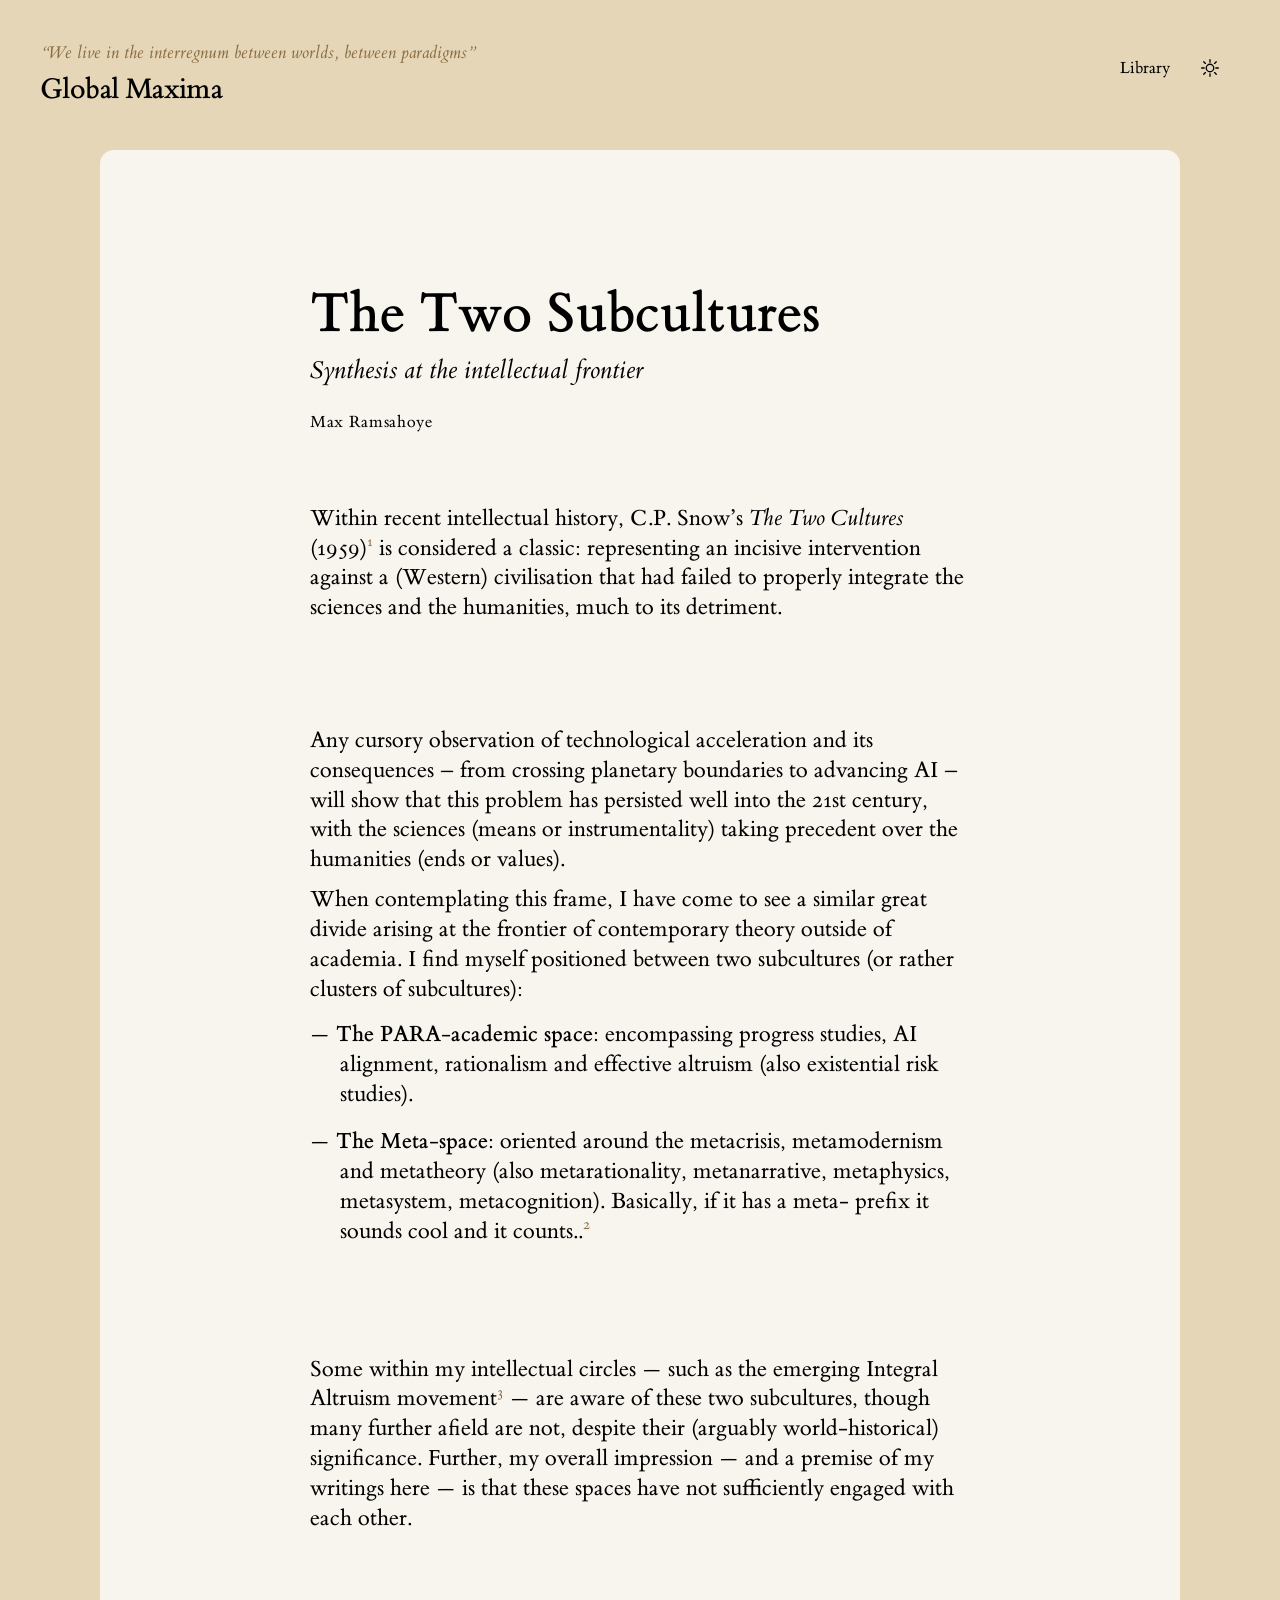
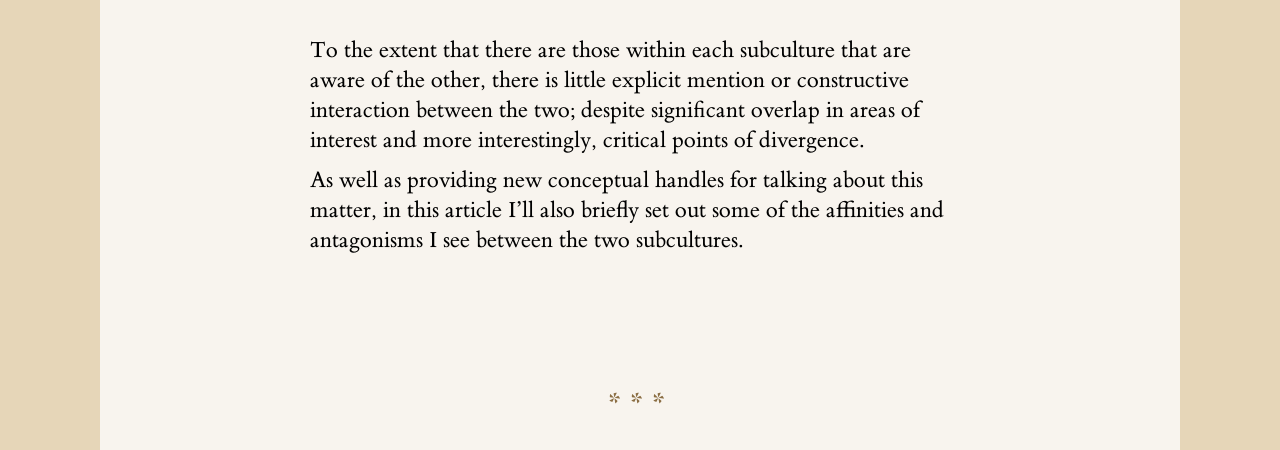
<file: the-two-subcultures.html>
<!DOCTYPE html>
<html lang="en">
<head>
  <meta charset="UTF-8">
  <meta name="viewport" content="width=device-width, initial-scale=1.0">
  <script>
    (function () {
      try {
        if (localStorage.getItem('theme') === 'dark') {
          document.documentElement.setAttribute('data-theme', 'dark');
        }
      } catch (e) {}
    })();
  </script>
  <title>The Two Subcultures — Global Maxima</title>
  <link rel="icon" href="favicon/favicon.ico" sizes="any">
  <link rel="icon" type="image/png" sizes="32x32" href="favicon/favicon-32.png">
  <link rel="icon" type="image/png" sizes="192x192" href="favicon/favicon-192.png">
  <link rel="apple-touch-icon" href="favicon/apple-touch-icon.png">
  <link rel="preconnect" href="https://fonts.googleapis.com">
  <link rel="preconnect" href="https://fonts.gstatic.com" crossorigin>
  <link href="https://fonts.googleapis.com/css2?family=Cormorant+Garamond:wght@700&display=swap" rel="stylesheet">
  <style>
    @font-face {
      font-family: 'ET Bembo';
      src: url('fonts/ETBembo-RomanOSF.woff2') format('woff2');
      font-weight: 400;
      font-style: normal;
      font-display: swap;
    }

    @font-face {
      font-family: 'ET Bembo';
      src: url('fonts/ETBembo-SemiBoldOSF.woff2') format('woff2');
      font-weight: 600;
      font-style: normal;
      font-display: swap;
    }

    @font-face {
      font-family: 'ET Bembo';
      src: url('fonts/ETBembo-DisplayItalic.woff2') format('woff2');
      font-weight: 400;
      font-style: italic;
      font-display: swap;
    }

    @font-face {
      font-family: 'ET Bembo Lining';
      src: url('fonts/ETBembo-RomanLF.woff2') format('woff2');
      font-weight: 400;
      font-style: normal;
      font-display: swap;
    }

    :root {
      --sepia-frame: #e6d6b8;
      --sepia: #a98a5c;
      --sepia-dark: #8a6d42;
      --cream: #f8f4ee;
      --ink: #000000;
      --ink-soft: #000000;
      --rule: #e4ddd3;
      --track-tint: rgba(0, 0, 0, 0.08);
      --frame-margin: 100px;
      --serif: 'ET Bembo', Bembo, 'Times New Roman', Georgia, serif;
    }

    body.wide {
      --frame-margin: 0px;
    }

    html[data-theme="dark"] {
      --sepia-frame: #0d1330;
      --sepia: #2c3760;
      --sepia-dark: #9fb0d9;
      --cream: #000000;
      --ink: #ffffff;
      --ink-soft: #ffffff;
      --rule: #232c4c;
      --track-tint: rgba(255, 255, 255, 0.15);
    }

    .page {
      transition: background-color 0.25s ease;
    }

    * {
      box-sizing: border-box;
    }

    html {
      background: var(--sepia-frame);
      scroll-behavior: smooth;
    }

    body {
      position: relative;
      margin: 0;
      min-height: 100vh;
      background: var(--sepia-frame);
      padding: 150px var(--frame-margin) 0;
      font-family: var(--serif);
      color: var(--ink);
      -webkit-font-smoothing: antialiased;
      transition: background-color 0.25s ease, padding-left 0.6s ease, padding-right 0.6s ease;
    }

    .page {
      background: var(--cream);
      border-radius: 14px 14px 0 0;
      min-height: calc(100vh - 150px);
    }

    .brand {
      position: absolute;
      top: 42px;
      left: 40px;
      display: flex;
      flex-direction: column;
      align-items: flex-start;
      gap: 6px;
    }

    .site-title {
      font-family: var(--serif);
      font-size: 30px;
      letter-spacing: -0.02em;
      color: var(--ink);
      text-decoration: none;
      font-weight: 600;
      white-space: nowrap;
    }

    .site-title:hover {
      color: var(--sepia-dark);
    }

    .site-quote {
      font-family: var(--serif);
      font-style: italic;
      font-size: 18px;
      color: var(--sepia-dark);
      white-space: nowrap;
    }

    .top-right-group {
      position: absolute;
      top: 50px;
      right: 60px;
      display: flex;
      align-items: center;
      gap: 30px;
      min-height: 36px;
    }

    .theme-toggle {
      display: flex;
      align-items: center;
      justify-content: center;
      background: none;
      border: none;
      padding: 0;
      cursor: pointer;
      color: var(--ink);
    }

    .theme-toggle:hover {
      color: var(--sepia-dark);
    }

    .theme-toggle svg {
      width: 20px;
      height: 20px;
    }

    .theme-toggle .icon-moon {
      display: none;
    }

    html[data-theme="dark"] .theme-toggle .icon-sun {
      display: none;
    }

    html[data-theme="dark"] .theme-toggle .icon-moon {
      display: block;
    }

    .top-menu {
      display: flex;
      gap: 24px;
    }

    .top-menu a {
      font-family: var(--serif);
      font-size: 17px;
      color: var(--ink);
      text-decoration: none;
      border-bottom: 1px solid transparent;
    }

    .top-menu a:hover {
      border-bottom-color: var(--ink);
    }

    html {
      scrollbar-width: none;
    }

    html::-webkit-scrollbar {
      display: none;
    }

    .scroll-progress-track {
      position: fixed;
      top: 154px;
      right: var(--frame-margin);
      width: 12px;
      height: calc(100vh - 154px);
      border-radius: 0;
      background: var(--track-tint);
      z-index: 40;
      opacity: 0;
      transition: right 0.6s ease, opacity 0.3s ease;
    }

    .scroll-progress-fill {
      position: fixed;
      top: 154px;
      right: var(--frame-margin);
      width: 12px;
      height: 0px;
      border-radius: 0;
      background: var(--sepia-dark);
      z-index: 41;
      opacity: 0;
      transition: right 0.6s ease, opacity 0.3s ease;
    }

    body.past-frame .scroll-progress-track,
    body.past-frame .scroll-progress-fill {
      opacity: 1;
    }

    .scroll-top-btn {
      position: fixed;
      bottom: 30px;
      right: calc(var(--frame-margin) + 40px);
      width: 34px;
      height: 34px;
      display: flex;
      align-items: center;
      justify-content: center;
      background: none;
      border: none;
      padding: 0;
      cursor: pointer;
      opacity: 0;
      pointer-events: none;
      transition: opacity 0.3s ease, right 0.6s ease;
      z-index: 42;
      color: var(--sepia-dark);
    }

    .scroll-top-btn.visible {
      opacity: 1;
      pointer-events: auto;
    }

    .scroll-top-btn:hover {
      color: var(--ink);
    }

    .scroll-top-btn svg {
      width: 18px;
      height: 18px;
    }

    .layout-grid {
      display: grid;
      grid-template-columns: 300px minmax(0, 760px) 300px;
      column-gap: 90px;
      align-items: start;
      max-width: 1540px;
      margin: 0 auto;
      padding: 0 0 40px;
    }

    .toc {
      grid-column: 1;
      position: sticky;
      top: 504px;
      transform: translateX(-40px);
      opacity: 0;
      pointer-events: none;
      transition: opacity 0.3s ease;
    }

    body.wide .toc {
      opacity: 1;
      pointer-events: auto;
      transition: opacity 0.4s ease 0.6s;
    }

    .toc-label {
      font-family: var(--serif);
      font-size: 26px;
      letter-spacing: 0.02em;
      font-weight: 600;
      color: var(--sepia-dark);
      margin: 0 0 16px;
    }

    .toc ol {
      list-style: none;
      margin: 0;
      padding: 0;
      counter-reset: toc-counter;
    }

    .toc li {
      counter-increment: toc-counter;
      margin-bottom: 14px;
      font-size: 16px;
      line-height: 1.4;
    }

    .toc li::before {
      content: counter(toc-counter) '. ';
      color: var(--sepia-dark);
    }

    .toc a {
      color: var(--ink);
      text-decoration: none;
      border-bottom: 1px solid transparent;
    }

    .toc a:hover {
      border-bottom-color: var(--ink);
    }

    .main-area {
      grid-column: 2;
    }

    .article-header {
      max-width: 760px;
      margin: 0;
      padding: 130px 0 0;
      text-align: left;
    }

    .article-title {
      font-family: var(--serif);
      font-weight: 600;
      font-size: 58px;
      line-height: 1.15;
      margin: 0 0 8px;
      color: var(--ink);
    }

    .article-subtitle {
      font-family: var(--serif);
      font-style: italic;
      font-size: 26px;
      color: var(--ink);
      margin: 0 0 26px;
    }

    .article-byline {
      font-family: var(--serif);
      font-size: 17px;
      letter-spacing: 0.04em;
      color: var(--ink);
      margin: 0 0 72px;
    }

    .article-body {
      font-size: 23px;
      line-height: 1.3;
      color: var(--ink);
      counter-reset: sidenote;
    }

    .article-body::after {
      content: '';
      display: table;
      clear: both;
    }

    .article-body p,
    .article-body ul {
      max-width: 760px;
    }

    .article-body p {
      margin: 10px 0;
    }

    .article-body ul {
      margin: 15px 0;
    }

    .dash-list {
      list-style: none;
      padding: 0;
    }

    .dash-list li {
      padding-left: 1.3em;
      text-indent: -1.3em;
      margin-bottom: 18px;
    }

    .dash-list li:last-child {
      margin-bottom: 0;
    }

    .sidenote {
      float: right;
      clear: right;
      width: 300px;
      margin: 4px -420px 20px 0;
      font-family: var(--serif);
      font-style: normal;
      font-size: 16px;
      line-height: 1.5;
      color: var(--ink);
      opacity: 0;
      transition: opacity 0.3s ease;
    }

    body.wide .sidenote {
      opacity: 1;
      transition: opacity 0.4s ease 0.6s;
    }

    .sidenote-label {
      display: block;
      font-style: normal;
      font-size: 11px;
      letter-spacing: 0.1em;
      text-transform: uppercase;
      color: var(--sepia-dark);
      margin-bottom: 4px;
    }

    .sidenote-label::before {
      content: counter(sidenote) '.';
    }

    .sidenote-ref {
      counter-increment: sidenote;
      font-size: 0.65em;
      color: var(--sepia-dark);
      vertical-align: super;
      line-height: 0;
    }

    .sidenote-ref::before {
      content: counter(sidenote);
    }

    .dinkus {
      font-family: 'Cormorant Garamond', var(--serif);
      text-align: center;
      font-weight: 700;
      font-size: 28px;
      letter-spacing: 0.25em;
      color: var(--sepia-dark);
      margin: 0;
      padding: 20px 0 30px;
    }

    @media (max-width: 1800px) {
      .layout-grid {
        grid-template-columns: 1fr;
        padding: 0 24px 100px;
      }

      .toc {
        display: none;
      }

      .main-area {
        grid-column: 1;
        max-width: 660px;
        margin: 0 auto;
      }

      .article-header,
      .article-body p,
      .article-body ul {
        max-width: 660px;
      }

      .sidenote {
        float: none;
        width: 100%;
        margin: 0 0 24px;
        padding-left: 16px;
        border-left: 2px solid var(--rule);
      }
    }
  </style>
</head>
<body>
  <div class="brand">
    <span class="site-quote">&ldquo;We live in the interregnum between worlds, between paradigms&rdquo;</span>
    <a class="site-title" href="./">Global Maxima</a>
  </div>

  <div class="top-right-group">
    <nav class="top-menu" aria-label="Primary">
      <a href="./">Library</a>
    </nav>

    <button class="theme-toggle" type="button" aria-label="Toggle dark mode">
      <svg class="icon-sun" viewBox="0 0 24 24" fill="none" stroke="currentColor" stroke-width="1.6" stroke-linecap="round">
        <circle cx="12" cy="12" r="4.5"/>
        <line x1="12" y1="2" x2="12" y2="5"/>
        <line x1="12" y1="19" x2="12" y2="22"/>
        <line x1="2" y1="12" x2="5" y2="12"/>
        <line x1="19" y1="12" x2="22" y2="12"/>
        <line x1="4.5" y1="4.5" x2="6.5" y2="6.5"/>
        <line x1="17.5" y1="17.5" x2="19.5" y2="19.5"/>
        <line x1="4.5" y1="19.5" x2="6.5" y2="17.5"/>
        <line x1="17.5" y1="6.5" x2="19.5" y2="4.5"/>
      </svg>
      <svg class="icon-moon" viewBox="0 0 24 24" fill="none" stroke="currentColor" stroke-width="1.6" stroke-linecap="round" stroke-linejoin="round">
        <path d="M20 14.5A8.5 8.5 0 1 1 9.5 4a6.5 6.5 0 0 0 10.5 10.5Z"/>
      </svg>
    </button>
  </div>

  <div class="scroll-progress-track"></div>
  <div class="scroll-progress-fill"></div>

  <button class="scroll-top-btn" type="button" aria-label="Scroll to top">
    <svg viewBox="0 0 26 26" fill="none" stroke="currentColor" stroke-width="1.7">
      <polygon points="3,23 13,16.5 23,23 13,3"/>
      <line x1="13" y1="16.5" x2="13" y2="3"/>
    </svg>
  </button>

  <div class="page">
    <header class="site-header"></header>

    <div class="layout-grid">
      <nav class="toc" aria-label="Contents">
        <p class="toc-label">The Two Subcultures</p>
        <ol>
          <li><a href="#sec-intro">Introduction</a></li>
          <li><a href="#sec-subcultures">The two subcultures</a></li>
          <li><a href="#sec-divergence">Convergence &amp; divergence</a></li>
          <li><a href="#sec-ahead">What follows</a></li>
        </ol>
      </nav>

      <main class="main-area">
        <article>
          <div class="article-header">
            <h1 class="article-title">The Two Subcultures</h1>
            <p class="article-subtitle">Synthesis at the intellectual frontier</p>
            <p class="article-byline">Max Ramsahoye</p>
          </div>

          <div class="article-body">
            <section id="sec-intro">
              <p>Within recent intellectual history, C.P. Snow&rsquo;s <em>The Two Cultures</em> (1959)<sup class="sidenote-ref"></sup> is considered a classic: representing an incisive intervention against a (Western) civilisation that had failed to properly integrate the sciences and the humanities, much to its detriment.</p>

              <aside class="sidenote"><span class="sidenote-label"></span>Snow delivered this argument as the 1959 Rede Lecture at Cambridge; the ensuing controversy became one of the century&rsquo;s defining intellectual disputes.</aside>

              <p>Any cursory observation of technological acceleration and its consequences &ndash; from crossing planetary boundaries to advancing AI &ndash; will show that this problem has persisted well into the 21st century, with the sciences (means or instrumentality) taking precedent over the humanities (ends or values).</p>
            </section>

            <section id="sec-subcultures">
              <p>When contemplating this frame, I have come to see a similar great divide arising at the frontier of contemporary theory outside of academia. I find myself positioned between two subcultures (or rather clusters of subcultures):</p>

              <ul class="dash-list">
                <li>&mdash;&nbsp;<strong>The PARA-academic space:</strong> encompassing progress studies, AI alignment, rationalism and effective altruism (also existential risk studies).</li>
                <li>&mdash;&nbsp;<strong>The Meta-space:</strong> oriented around the metacrisis, metamodernism and metatheory (also metarationality, metanarrative, metaphysics, metasystem, metacognition). Basically, if it has a meta- prefix it sounds cool and it counts..<sup class="sidenote-ref"></sup></li>
              </ul>

              <aside class="sidenote"><span class="sidenote-label"></span>The proliferation of meta&ndash;prefixed terms is itself a symptom of the underlying phenomenon: a felt need to theorise about theorising, a level up from any single first-order discourse.</aside>
            </section>

            <section id="sec-divergence">
              <p>Some within my intellectual circles &mdash; such as the emerging Integral Altruism movement<sup class="sidenote-ref"></sup> &mdash; are aware of these two subcultures, though many further afield are not, despite their (arguably world-historical) significance. Further, my overall impression &mdash; and a premise of my writings here &mdash; is that these spaces have not sufficiently engaged with each other.</p>

              <aside class="sidenote"><span class="sidenote-label"></span>A small network of thinkers attempting to explicitly bridge rationalist and metamodern sensibilities &mdash; one of the few extant efforts at the synthesis this essay gestures toward.</aside>

              <p>To the extent that there are those within each subculture that are aware of the other, there is little explicit mention or constructive interaction between the two; despite significant overlap in areas of interest and more interestingly, critical points of divergence.</p>
            </section>

            <section id="sec-ahead">
              <p>As well as providing new conceptual handles for talking about this matter, in this article I&rsquo;ll also briefly set out some of the affinities and antagonisms I see between the two subcultures.</p>
            </section>
          </div>
        </article>
      </main>
    </div>

    <p class="dinkus">***</p>
  </div>

  <script>
    (function () {
      var track = document.querySelector('.scroll-progress-track');
      var fill = document.querySelector('.scroll-progress-fill');
      var btn = document.querySelector('.scroll-top-btn');
      var CANVAS_TOP = 154;

      function update() {
        var doc = document.documentElement;
        var scrollTop = doc.scrollTop || document.body.scrollTop;
        var scrollable = doc.scrollHeight - doc.clientHeight;
        var canvasScrollable = scrollable - CANVAS_TOP;
        var pct = canvasScrollable > 0 ? Math.min(100, Math.max(0, ((scrollTop - CANVAS_TOP) / canvasScrollable) * 100)) : 0;

        var topInset = Math.max(0, CANVAS_TOP - scrollTop);
        var trackHeight = window.innerHeight - topInset;

        track.style.top = topInset + 'px';
        track.style.height = trackHeight + 'px';
        fill.style.top = topInset + 'px';
        fill.style.height = (pct / 100 * trackHeight) + 'px';

        btn.classList.toggle('visible', pct > 20);
        document.body.classList.toggle('wide', scrollTop > 10);
        document.body.classList.toggle('past-frame', scrollTop > CANVAS_TOP);
      }

      window.addEventListener('scroll', update, { passive: true });
      window.addEventListener('resize', update);
      update();

      btn.addEventListener('click', function () {
        window.scrollTo({ top: 0, behavior: 'smooth' });
      });

      var themeToggle = document.querySelector('.theme-toggle');
      var root = document.documentElement;

      function toggleTheme() {
        var isDark = root.getAttribute('data-theme') === 'dark';
        if (isDark) {
          root.removeAttribute('data-theme');
          try { localStorage.setItem('theme', 'light'); } catch (e) {}
        } else {
          root.setAttribute('data-theme', 'dark');
          try { localStorage.setItem('theme', 'dark'); } catch (e) {}
        }
      }

      themeToggle.addEventListener('click', toggleTheme);

      document.addEventListener('keydown', function (e) {
        if (e.key !== 't' && e.key !== 'T') return;
        if (e.metaKey || e.ctrlKey || e.altKey) return;
        var tag = document.activeElement && document.activeElement.tagName;
        if (tag === 'INPUT' || tag === 'TEXTAREA' || (document.activeElement && document.activeElement.isContentEditable)) return;
        toggleTheme();
      });
    })();
  </script>
</body>
</html>
</file>
